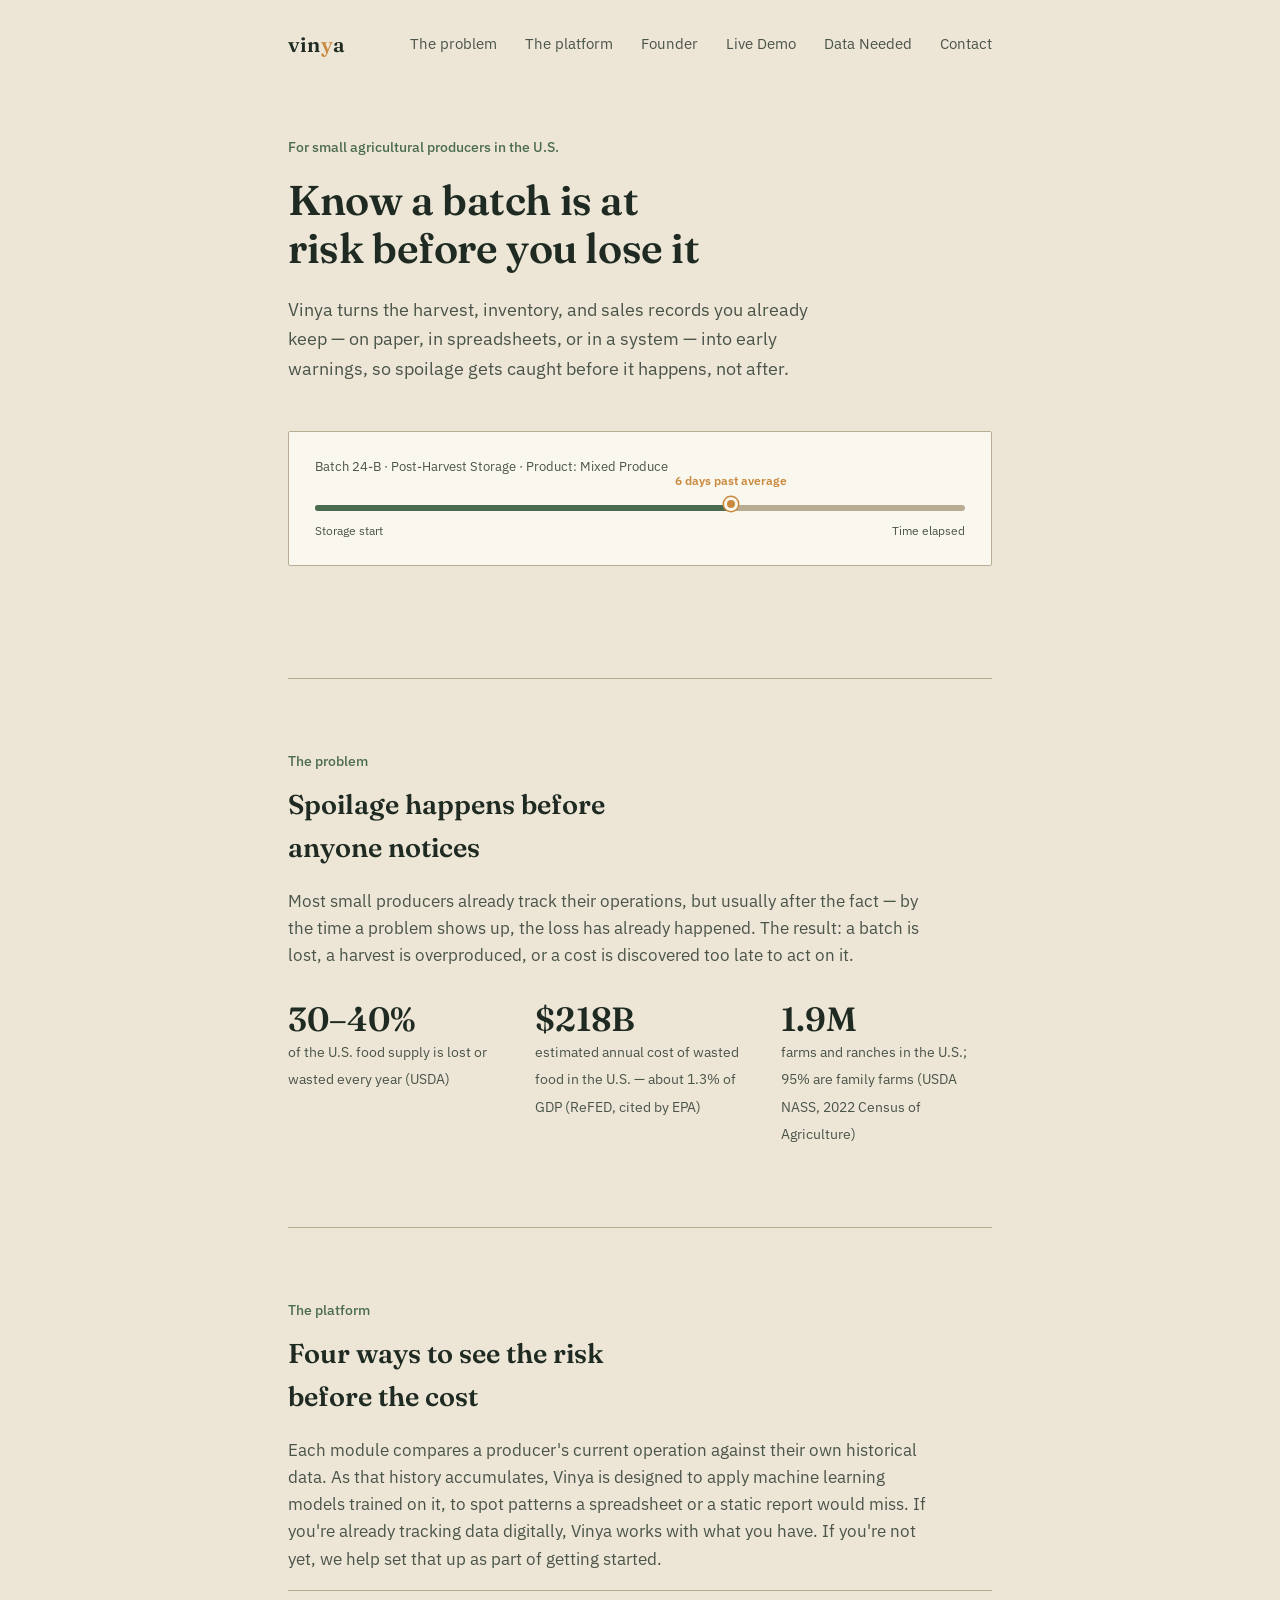
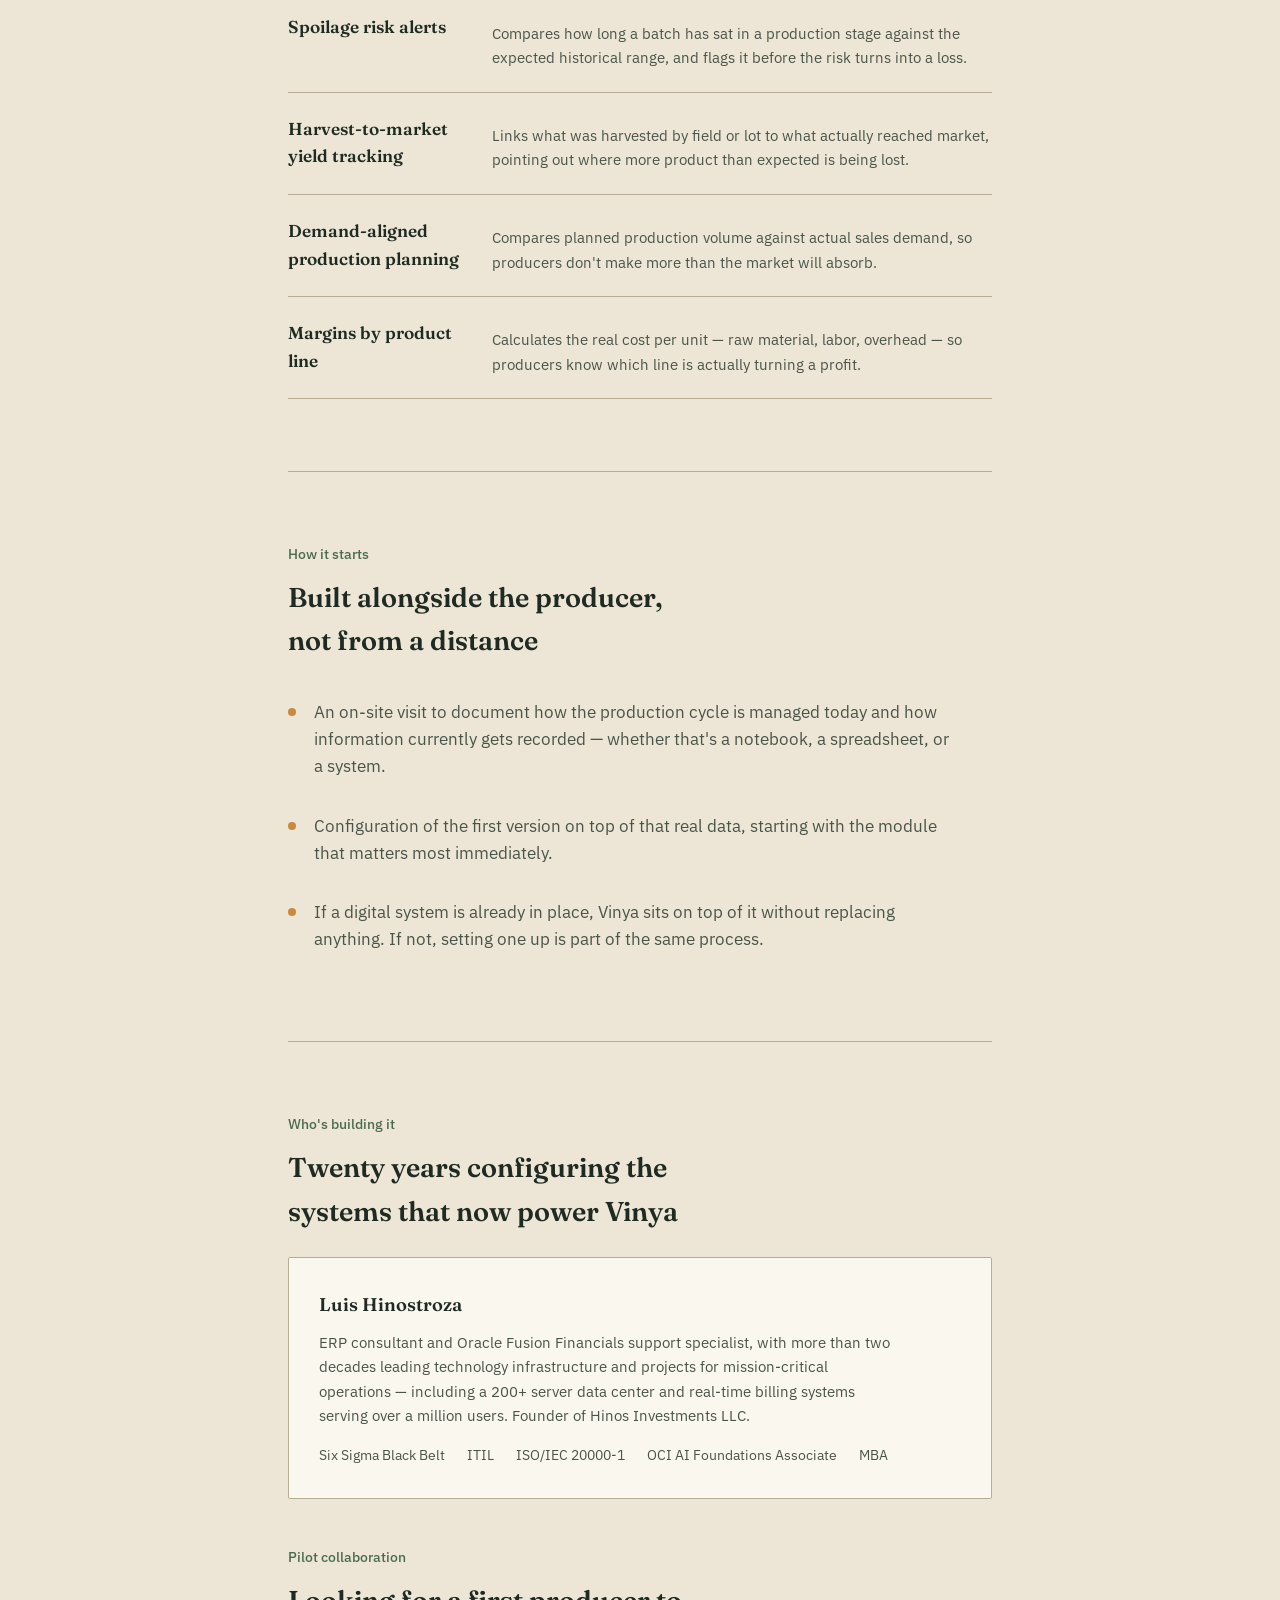
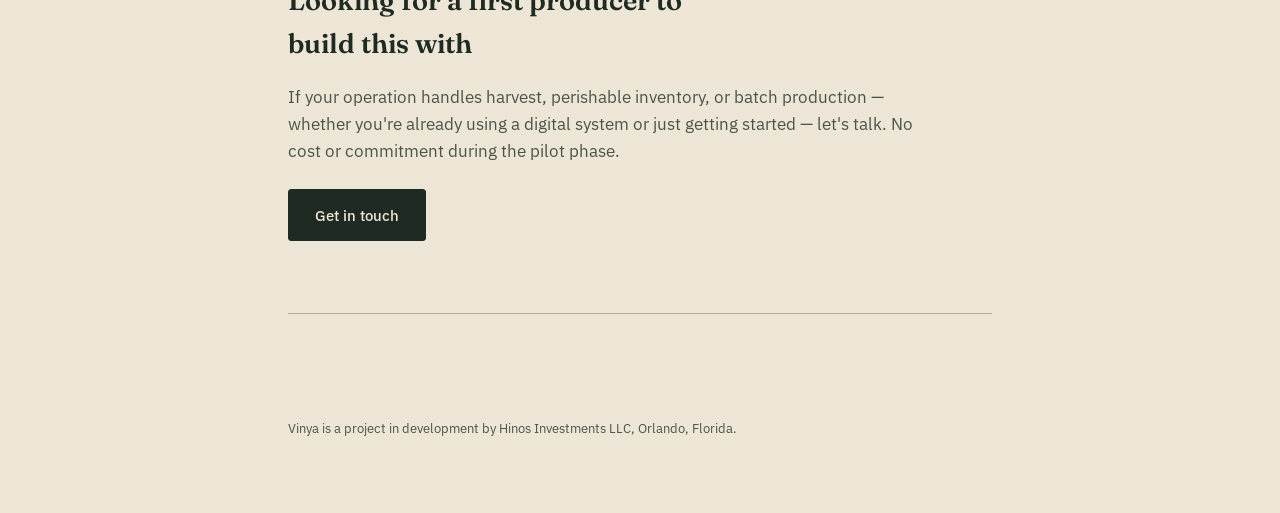
<file: index.html>
<!DOCTYPE html>
<html lang="en">
<head>
<meta charset="UTF-8">
<meta name="viewport" content="width=device-width, initial-scale=1.0">
<title>Vinya — Catch spoilage before it costs you</title>
<link rel="preconnect" href="https://fonts.googleapis.com">
<link rel="preconnect" href="https://fonts.gstatic.com" crossorigin>
<link href="https://fonts.googleapis.com/css2?family=Fraunces:opsz,wght@9..144,400;9..144,500;9..144,600;9..144,700&family=IBM+Plex+Sans:wght@400;500;600&display=swap" rel="stylesheet">
<style>
  :root{
    --paper: #EDE6D6;
    --paper-light: #FAF7EF;
    --ink: #1F2B22;
    --amber: #C98A3E;
    --vine: #4B6B4F;
    --rule: #B8AD93;
    --ink-soft: #4A5449;
  }
  @media (prefers-color-scheme: dark){
    :root:not([data-theme="light"]){
      --paper: #1A1F19;
      --paper-light: #232920;
      --ink: #EDE6D6;
      --ink-soft: #C9C2AE;
      --rule: #4A5040;
      --amber: #E0A85C;
      --vine: #8AAE8E;
    }
  }
  :root[data-theme="dark"]{
    --paper: #1A1F19;
    --paper-light: #232920;
    --ink: #EDE6D6;
    --ink-soft: #C9C2AE;
    --rule: #4A5040;
    --amber: #E0A85C;
    --vine: #8AAE8E;
  }
  *{box-sizing:border-box;}
  html{scroll-behavior:smooth;}
  body{
    margin:0;
    background:var(--paper);
    color:var(--ink);
    font-family:'IBM Plex Sans', sans-serif;
    font-size:17px;
    line-height:1.6;
    -webkit-font-smoothing:antialiased;
  }
  .wrap{max-width:760px; margin:0 auto; padding:0 28px;}
  h1,h2,h3{font-family:'Fraunces', serif; font-weight:600; margin:0; color:var(--ink);}
  p{margin:0 0 1em 0; color:var(--ink-soft); max-width:64ch;}
  a{color:inherit;}
  .rule{border:none; border-top:1px solid var(--rule); margin:64px 0;}

  header.nav{
    display:flex; align-items:center; justify-content:space-between;
    padding:28px 0 0 0; flex-wrap:wrap; gap:12px;
  }
  .wordmark{font-family:'Fraunces', serif; font-weight:600; font-size:1.3rem; letter-spacing:0.01em;}
  .wordmark span{color:var(--amber);}
  .nav-links{display:flex; gap:28px; font-size:0.92rem;}
  .nav-links a{text-decoration:none; color:var(--ink-soft); border-bottom:1px solid transparent;}
  .nav-links a:hover{border-bottom-color:var(--amber); color:var(--ink);}

  .hero{padding:72px 0 40px 0;}
  .hero h1{font-size:2.6rem; line-height:1.15; max-width:15ch; letter-spacing:-0.01em;}
  .hero .lede{font-size:1.15rem; max-width:48ch; margin-top:22px;}
  .hero-tag{
    display:inline-block; font-size:0.85rem; color:var(--vine);
    margin-bottom:18px; font-weight:500;
  }

  /* Batch timeline illustration */
  .lot-diagram{
    margin:48px 0 8px 0; padding:24px 26px; background:var(--paper-light);
    border:1px solid var(--rule); border-radius:2px;
  }
  .lot-diagram-label{font-size:0.82rem; color:var(--ink-soft); margin-bottom:14px;}
  .lot-track{position:relative; height:6px; background:var(--rule); border-radius:3px; margin:28px 0 10px 0;}
  .lot-fill{position:absolute; left:0; top:0; height:100%; width:64%; background:var(--vine); border-radius:3px;}
  .lot-flag{
    position:absolute; left:64%; top:-34px; transform:translateX(-50%);
    display:flex; flex-direction:column; align-items:center; gap:6px;
  }
  .lot-flag .dot{width:14px; height:14px; border-radius:50%; background:var(--amber); border:3px solid var(--paper-light); box-shadow:0 0 0 1.5px var(--amber);}
  .lot-flag .lbl{font-size:0.78rem; color:var(--amber); font-weight:600; white-space:nowrap;}
  .lot-marks{display:flex; justify-content:space-between; font-size:0.78rem; color:var(--ink-soft); margin-top:6px;}

  section{padding:8px 0;}
  .kicker{font-size:0.85rem; color:var(--vine); font-weight:500; margin-bottom:10px;}
  h2{font-size:1.7rem; max-width:22ch; margin-bottom:18px;}

  .stat-row{display:flex; gap:36px; margin:32px 0 8px 0; flex-wrap:wrap;}
  .stat{flex:1; min-width:180px;}
  .stat .num{font-family:'Fraunces', serif; font-size:2.1rem; font-weight:600; color:var(--ink); display:block; line-height:1.1;}
  .stat .cap{font-size:0.88rem; color:var(--ink-soft); margin-top:4px; max-width:26ch;}

  .modules{margin-top:8px;}
  .module{
    padding:22px 0; border-top:1px solid var(--rule);
    display:grid; grid-template-columns:180px 1fr; gap:24px; align-items:start;
  }
  .module:last-child{border-bottom:1px solid var(--rule);}
  .module h3{font-size:1.08rem; font-weight:600; color:var(--ink);}
  .module p{margin:8px 0 0 0; font-size:0.96rem;}

  .practice-steps{margin-top:20px;}
  .practice-step{display:flex; gap:18px; padding:16px 0;}
  .practice-step .mark{
    width:8px; height:8px; border-radius:50%; background:var(--amber);
    margin-top:9px; flex-shrink:0;
  }
  .practice-step p{margin:0;}

  .founder{
    background:var(--paper-light); border:1px solid var(--rule); border-radius:2px;
    padding:32px 30px; margin-top:24px;
  }
  .founder h3{font-size:1.15rem; margin-bottom:10px;}
  .founder p{font-size:0.96rem;}
  .credentials{display:flex; flex-wrap:wrap; gap:10px 22px; margin-top:16px; font-size:0.86rem; color:var(--ink-soft);}
  .credentials span{white-space:nowrap;}

  .cta-box{
    text-align:left; padding:40px 0 8px 0;
  }
  .cta-box .lede{margin-bottom:24px;}
  .btn{
    display:inline-block; background:var(--ink); color:var(--paper);
    padding:13px 26px; border-radius:3px; text-decoration:none;
    font-size:0.95rem; font-weight:500; border:1px solid var(--ink);
  }
  .btn:hover{background:transparent; color:var(--ink);}

  footer{padding:40px 0 60px 0; font-size:0.82rem; color:var(--ink-soft);}
  footer .rule{margin:0 0 24px 0;}

  @media (max-width:640px){
    .hero h1{font-size:2rem;}
    .module{grid-template-columns:1fr; gap:6px;}
    .stat-row{gap:24px;}
    .nav-links{gap:16px; font-size:0.85rem; width:100%; overflow-x:auto; padding-bottom:4px;}
  }
</style>
</head>
<body>
<div class="wrap">

  <header class="nav">
    <div class="wordmark">vin<span>y</span>a</div>
    <nav class="nav-links">
      <a href="#problem">The problem</a>
      <a href="#platform">The platform</a>
      <a href="#founder">Founder</a>
      <a href="demo.html">Live Demo</a>
      <a href="data.html">Data Needed</a>
      <a href="#contact">Contact</a>
    </nav>
  </header>

  <section class="hero">
    <span class="hero-tag">For small agricultural producers in the U.S.</span>
    <h1>Know a batch is at risk before you lose it</h1>
    <p class="lede">Vinya turns the harvest, inventory, and sales records you already keep — on paper, in spreadsheets, or in a system — into early warnings, so spoilage gets caught before it happens, not after.</p>

    <div class="lot-diagram">
      <div class="lot-diagram-label">Batch 24-B · Post-Harvest Storage · Product: Mixed Produce</div>
      <div class="lot-track">
        <div class="lot-fill"></div>
        <div class="lot-flag">
          <span class="lbl">6 days past average</span>
          <span class="dot"></span>
        </div>
      </div>
      <div class="lot-marks">
        <span>Storage start</span>
        <span>Time elapsed</span>
      </div>
    </div>
  </section>

  <hr class="rule">

  <section id="problem">
    <div class="kicker">The problem</div>
    <h2>Spoilage happens before anyone notices</h2>
    <p>Most small producers already track their operations, but usually after the fact — by the time a problem shows up, the loss has already happened. The result: a batch is lost, a harvest is overproduced, or a cost is discovered too late to act on it.</p>

    <div class="stat-row">
      <div class="stat">
        <span class="num">30–40%</span>
        <span class="cap">of the U.S. food supply is lost or wasted every year (USDA)</span>
      </div>
      <div class="stat">
        <span class="num">$218B</span>
        <span class="cap">estimated annual cost of wasted food in the U.S. — about 1.3% of GDP (ReFED, cited by EPA)</span>
      </div>
      <div class="stat">
        <span class="num">1.9M</span>
        <span class="cap">farms and ranches in the U.S.; 95% are family farms (USDA NASS, 2022 Census of Agriculture)</span>
      </div>
    </div>
  </section>

  <hr class="rule">

  <section id="platform">
    <div class="kicker">The platform</div>
    <h2>Four ways to see the risk before the cost</h2>
    <p>Each module compares a producer's current operation against their own historical data. As that history accumulates, Vinya is designed to apply machine learning models trained on it, to spot patterns a spreadsheet or a static report would miss. If you're already tracking data digitally, Vinya works with what you have. If you're not yet, we help set that up as part of getting started.</p>

    <div class="modules">
      <div class="module">
        <h3>Spoilage risk alerts</h3>
        <p>Compares how long a batch has sat in a production stage against the expected historical range, and flags it before the risk turns into a loss.</p>
      </div>
      <div class="module">
        <h3>Harvest-to-market yield tracking</h3>
        <p>Links what was harvested by field or lot to what actually reached market, pointing out where more product than expected is being lost.</p>
      </div>
      <div class="module">
        <h3>Demand-aligned production planning</h3>
        <p>Compares planned production volume against actual sales demand, so producers don't make more than the market will absorb.</p>
      </div>
      <div class="module">
        <h3>Margins by product line</h3>
        <p>Calculates the real cost per unit — raw material, labor, overhead — so producers know which line is actually turning a profit.</p>
      </div>
    </div>
  </section>

  <hr class="rule">

  <section id="how-it-works">
    <div class="kicker">How it starts</div>
    <h2>Built alongside the producer, not from a distance</h2>
    <div class="practice-steps">
      <div class="practice-step">
        <span class="mark"></span>
        <p>An on-site visit to document how the production cycle is managed today and how information currently gets recorded — whether that's a notebook, a spreadsheet, or a system.</p>
      </div>
      <div class="practice-step">
        <span class="mark"></span>
        <p>Configuration of the first version on top of that real data, starting with the module that matters most immediately.</p>
      </div>
      <div class="practice-step">
        <span class="mark"></span>
        <p>If a digital system is already in place, Vinya sits on top of it without replacing anything. If not, setting one up is part of the same process.</p>
      </div>
    </div>
  </section>

  <hr class="rule">

  <section id="founder">
    <div class="kicker">Who's building it</div>
    <h2>Twenty years configuring the systems that now power Vinya</h2>
    <div class="founder">
      <h3>Luis Hinostroza</h3>
      <p>ERP consultant and Oracle Fusion Financials support specialist, with more than two decades leading technology infrastructure and projects for mission-critical operations — including a 200+ server data center and real-time billing systems serving over a million users. Founder of Hinos Investments LLC.</p>
      <div class="credentials">
        <span>Six Sigma Black Belt</span>
        <span>ITIL</span>
        <span>ISO/IEC 20000-1</span>
        <span>OCI AI Foundations Associate</span>
        <span>MBA</span>
      </div>
    </div>
  </section>

  <section class="cta-box" id="contact">
    <div class="kicker">Pilot collaboration</div>
    <h2>Looking for a first producer to build this with</h2>
    <p class="lede">If your operation handles harvest, perishable inventory, or batch production — whether you're already using a digital system or just getting started — let's talk. No cost or commitment during the pilot phase.</p>
    <a class="btn" href="mailto:luis@hinosinvestments.com?subject=Interest%20in%20pilot%20collaboration%20-%20Vinya">Get in touch</a>
  </section>

  <hr class="rule">

  <footer>
    <p>Vinya is a project in development by Hinos Investments LLC, Orlando, Florida.</p>
  </footer>

</div>
</body>
</html>
</file>
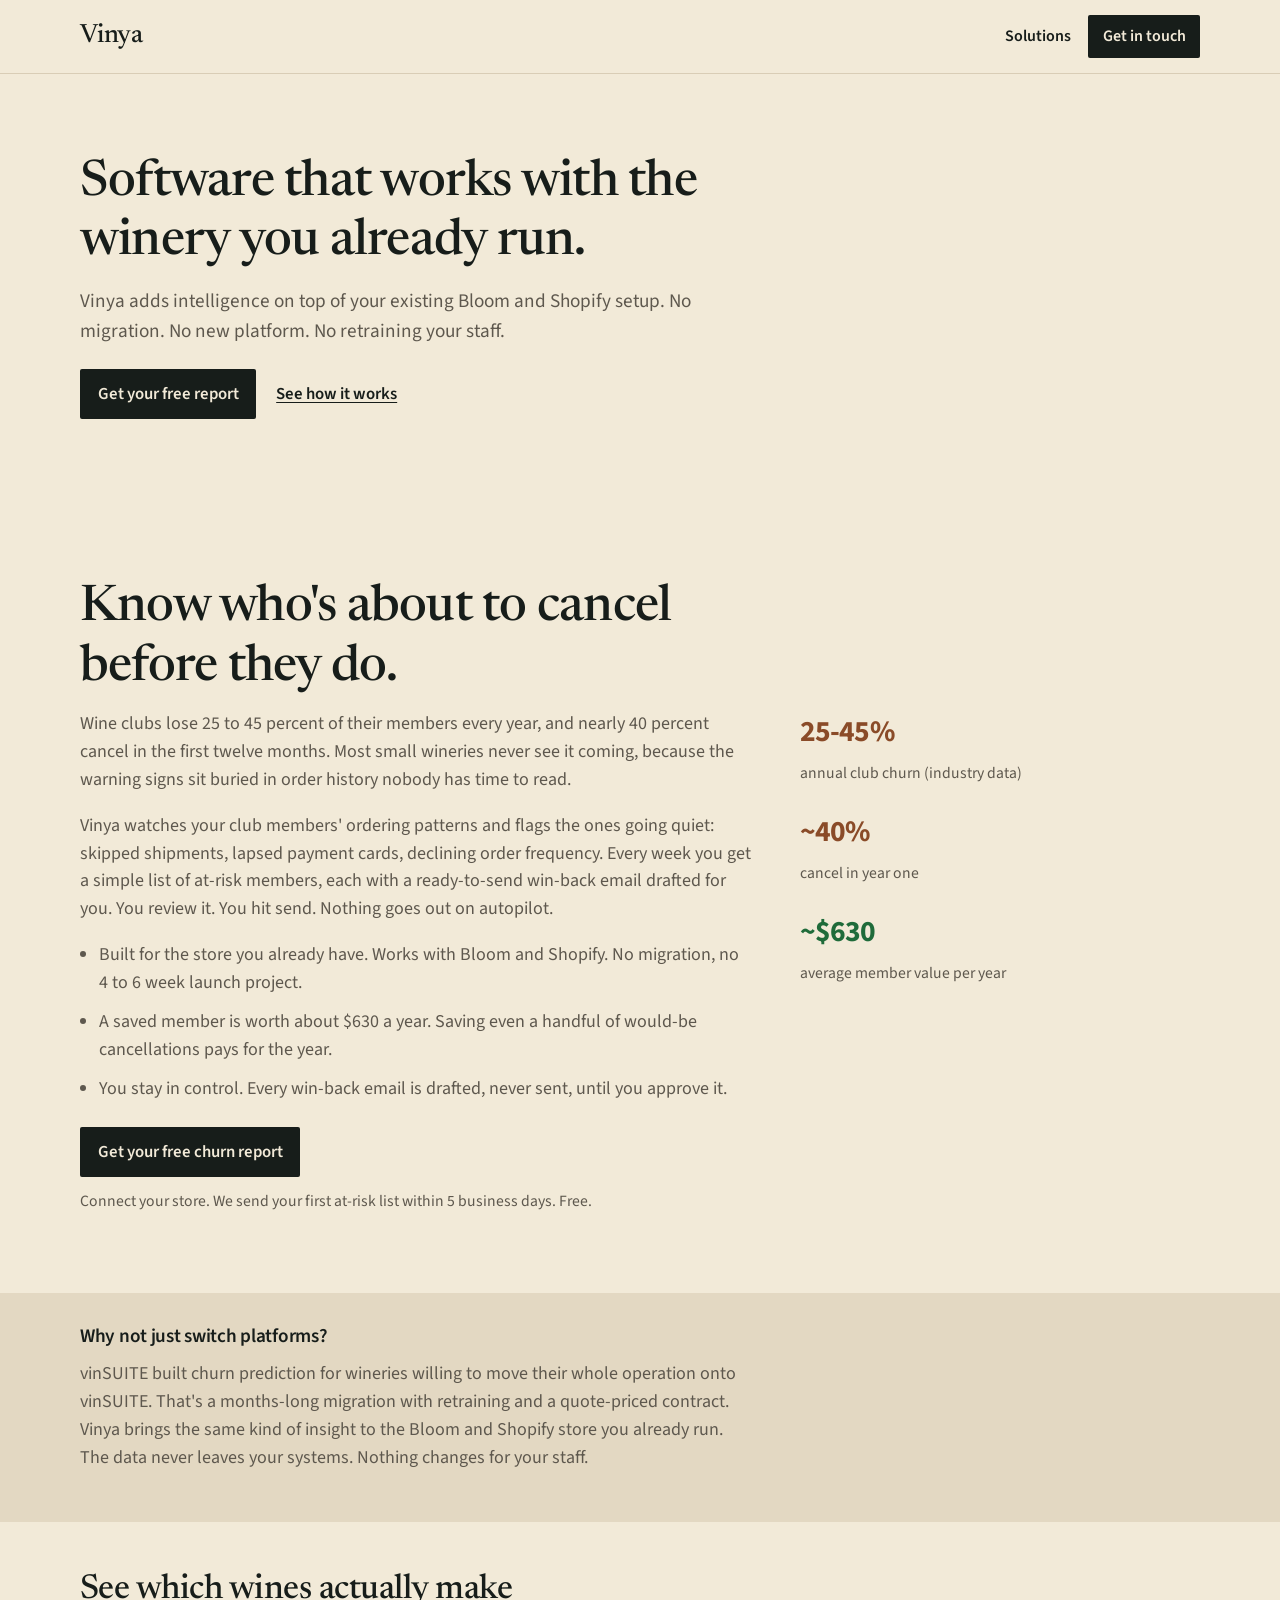
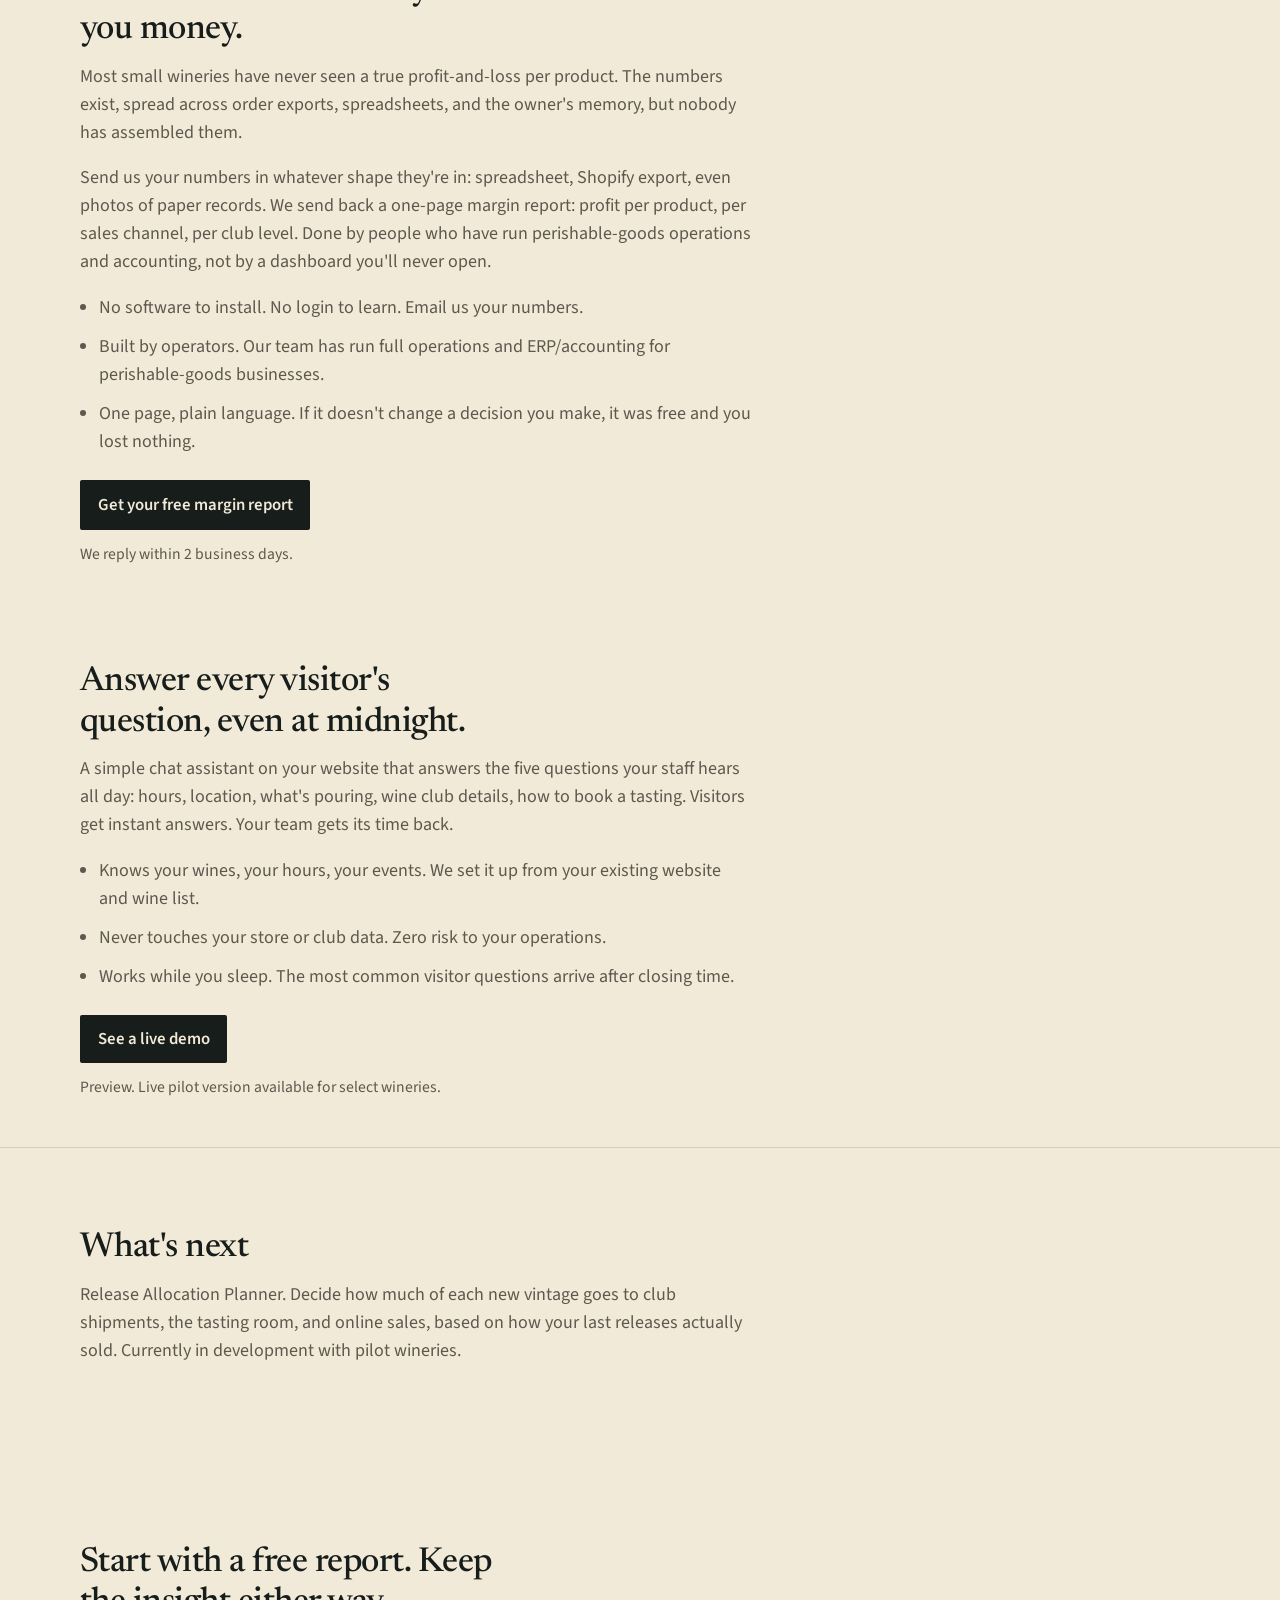
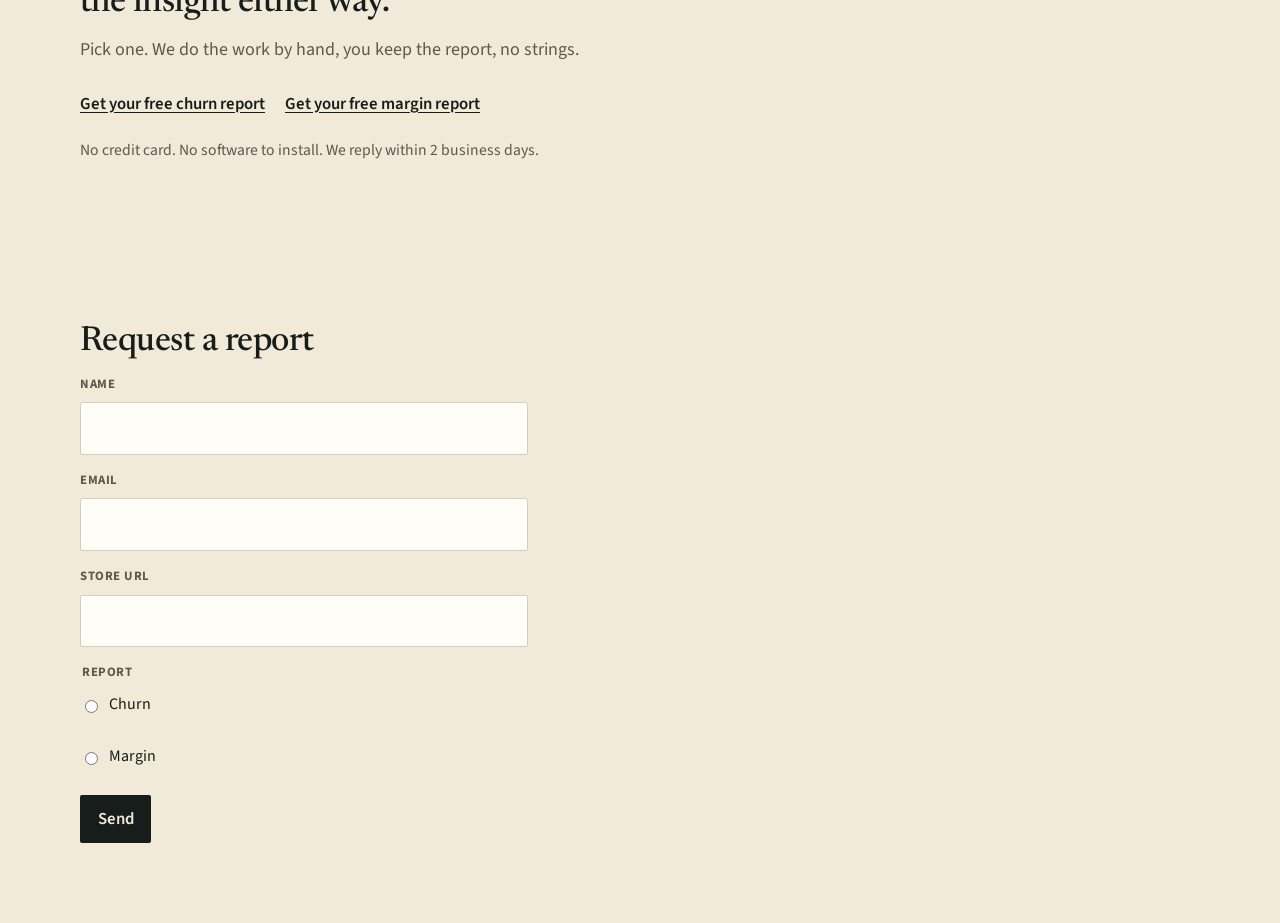
<file: solutions/index.html>
<!DOCTYPE html>
<html lang="en">
<head>
  <meta charset="UTF-8">
  <meta name="viewport" content="width=device-width, initial-scale=1.0">
  <title>Vinya — Software that works with the winery you already run</title>
  <meta name="description" content="Vinya adds intelligence on top of your existing Bloom and Shopify setup. No migration. No new platform. No retraining your staff.">
  <meta name="theme-color" content="#F2EAD8">
  <link rel="preconnect" href="https://fonts.googleapis.com">
  <link rel="preconnect" href="https://fonts.gstatic.com" crossorigin>
  <link href="https://fonts.googleapis.com/css2?family=Newsreader:opsz,wght@6..72,400;6..72,500;6..72,600&family=Source+Sans+3:wght@400;500;600;700&display=swap" rel="stylesheet">
  <link rel="stylesheet" href="../styles.css">
  <link rel="stylesheet" href="../solutions.css">
</head>
<body>
  <a class="skip" href="#content">Skip to content</a>

  <header class="top">
    <a class="mark" href="../">Vinya</a>
    <div class="top-actions">
      <nav aria-label="Primary">
        <a class="nav-text" href="./" aria-current="page">Solutions</a>
      </nav>
      <a class="btn btn-small" href="mailto:luishinos@yahoo.com?subject=Interest%20in%20pilot%20collaboration%20-%20Vinya">Get in touch</a>
    </div>
  </header>

  <main id="content">
    <section class="band" aria-labelledby="hero-title">
      <div class="wrap">
        <h1 id="hero-title">Software that works with the winery you already run.</h1>
        <p class="lede">Vinya adds intelligence on top of your existing Bloom and Shopify setup. No migration. No new platform. No retraining your staff.</p>
        <div class="cta-row">
          <a class="btn" href="#report" data-report="">Get your free report</a>
          <a class="text-link" href="#at-risk">See how it works</a>
        </div>
      </div>
    </section>

    <section class="band" id="at-risk" aria-labelledby="at-risk-title">
      <div class="wrap">
        <h2 id="at-risk-title">Know who's about to cancel before they do.</h2>
        <div class="at-risk-body">
          <div class="at-risk-copy">
            <p class="prose">Wine clubs lose 25 to 45 percent of their members every year, and nearly 40 percent cancel in the first twelve months. Most small wineries never see it coming, because the warning signs sit buried in order history nobody has time to read.</p>
            <p class="prose">Vinya watches your club members' ordering patterns and flags the ones going quiet: skipped shipments, lapsed payment cards, declining order frequency. Every week you get a simple list of at-risk members, each with a ready-to-send win-back email drafted for you. You review it. You hit send. Nothing goes out on autopilot.</p>
            <ul class="points">
              <li>Built for the store you already have. Works with Bloom and Shopify. No migration, no 4 to 6 week launch project.</li>
              <li>A saved member is worth about $630 a year. Saving even a handful of would-be cancellations pays for the year.</li>
              <li>You stay in control. Every win-back email is drafted, never sent, until you approve it.</li>
            </ul>
            <div class="cta-row">
              <a class="btn" href="#report" data-report="churn">Get your free churn report</a>
            </div>
            <p class="fine">Connect your store. We send your first at-risk list within 5 business days. Free.</p>
          </div>
          <div class="stats">
            <article>
              <p class="num num-risk">25-45%</p>
              <p>annual club churn (industry data)</p>
            </article>
            <article>
              <p class="num num-risk">~40%</p>
              <p>cancel in year one</p>
            </article>
            <article>
              <p class="num num-good">~$630</p>
              <p>average member value per year</p>
            </article>
          </div>
        </div>
      </div>
    </section>

    <section class="band band-quiet" aria-labelledby="compare-title">
      <div class="wrap">
        <h2 id="compare-title">Why not just switch platforms?</h2>
        <p class="prose">vinSUITE built churn prediction for wineries willing to move their whole operation onto vinSUITE. That's a months-long migration with retraining and a quote-priced contract. Vinya brings the same kind of insight to the Bloom and Shopify store you already run. The data never leaves your systems. Nothing changes for your staff.</p>
      </div>
    </section>

    <section class="band" id="margin" aria-labelledby="margin-title">
      <div class="wrap">
        <h2 id="margin-title">See which wines actually make you money.</h2>
        <p class="prose">Most small wineries have never seen a true profit-and-loss per product. The numbers exist, spread across order exports, spreadsheets, and the owner's memory, but nobody has assembled them.</p>
        <p class="prose">Send us your numbers in whatever shape they're in: spreadsheet, Shopify export, even photos of paper records. We send back a one-page margin report: profit per product, per sales channel, per club level. Done by people who have run perishable-goods operations and accounting, not by a dashboard you'll never open.</p>
        <ul class="points">
          <li>No software to install. No login to learn. Email us your numbers.</li>
          <li>Built by operators. Our team has run full operations and ERP/accounting for perishable-goods businesses.</li>
          <li>One page, plain language. If it doesn't change a decision you make, it was free and you lost nothing.</li>
        </ul>
        <div class="cta-row">
          <a class="btn" href="#report" data-report="margin">Get your free margin report</a>
        </div>
        <p class="fine">We reply within 2 business days.</p>
      </div>
    </section>

    <section class="band" id="tasting" aria-labelledby="tasting-title">
      <div class="wrap">
        <h2 id="tasting-title">Answer every visitor's question, even at midnight.</h2>
        <p class="prose">A simple chat assistant on your website that answers the five questions your staff hears all day: hours, location, what's pouring, wine club details, how to book a tasting. Visitors get instant answers. Your team gets its time back.</p>
        <ul class="points">
          <li>Knows your wines, your hours, your events. We set it up from your existing website and wine list.</li>
          <li>Never touches your store or club data. Zero risk to your operations.</li>
          <li>Works while you sleep. The most common visitor questions arrive after closing time.</li>
        </ul>
        <div class="cta-row">
          <button class="btn" type="button" id="demo-open" aria-expanded="false" aria-controls="demo-panel">See a live demo</button>
        </div>
        <p class="fine">Preview. Live pilot version available for select wineries.</p>
        <div class="preview" id="demo-panel" hidden tabindex="-1" aria-labelledby="demo-label">
          <p class="preview-label" id="demo-label">Preview</p>
          <p class="bubble">Thursday through Sunday, 11 to 5.</p>
          <p class="bubble">House red and the estate chardonnay.</p>
          <button class="text-link" type="button" id="demo-close">Close preview</button>
        </div>
      </div>
    </section>

    <section class="band band-next" aria-labelledby="next-title">
      <div class="wrap">
        <h2 id="next-title">What's next</h2>
        <p class="prose">Release Allocation Planner. Decide how much of each new vintage goes to club shipments, the tasting room, and online sales, based on how your last releases actually sold. Currently in development with pilot wineries.</p>
      </div>
    </section>

    <section class="band" aria-labelledby="close-title">
      <div class="wrap">
        <h2 id="close-title">Start with a free report. Keep the insight either way.</h2>
        <p class="prose">Pick one. We do the work by hand, you keep the report, no strings.</p>
        <div class="cta-row">
          <a class="text-link" href="#report" data-report="churn">Get your free churn report</a>
          <a class="text-link" href="#report" data-report="margin">Get your free margin report</a>
        </div>
        <p class="fine">No credit card. No software to install. We reply within 2 business days.</p>
      </div>
    </section>

    <section class="band" aria-labelledby="form-title">
      <div class="wrap">
        <h2 id="form-title">Request a report</h2>
        <!-- FORM_ENDPOINT: Formspree notifications go to the same inbox as the header mailto. Do not put that address here. -->
        <!-- WEDGE: after ~10 submissions, compare report=churn vs report=margin, then rewrite the homepage around the winner. -->
        <form class="report-form" id="report" method="POST" action="https://formspree.io/f/REPLACE_BEFORE_LAUNCH">
          <div class="field">
            <label for="report-name">Name</label>
            <input id="report-name" name="name" type="text" autocomplete="name" required>
          </div>
          <div class="field">
            <label for="report-email">Email</label>
            <input id="report-email" name="email" type="email" autocomplete="email" required>
          </div>
          <div class="field">
            <label for="report-store">Store URL</label>
            <input id="report-store" name="store_url" type="url" autocomplete="url">
          </div>
          <fieldset class="choices">
            <legend>Report</legend>
            <label><input type="radio" name="report" value="churn" required> Churn</label>
            <label><input type="radio" name="report" value="margin" required> Margin</label>
          </fieldset>
          <div class="hp" aria-hidden="true">
            <label for="company-website">Company website</label>
            <input id="company-website" name="_gotcha" type="text" tabindex="-1" autocomplete="off">
          </div>
          <div>
            <button class="btn" type="submit">Send</button>
          </div>
          <p class="form-status" id="form-status" role="status" hidden></p>
        </form>
        <p class="form-done" id="form-done" role="status" hidden>Sent. We reply within 2 business days.</p>
      </div>
    </section>
  </main>

  <script>
    (function () {
      var form = document.getElementById("report");
      var reduce = window.matchMedia("(prefers-reduced-motion: reduce)").matches;

      document.querySelectorAll("[data-report]").forEach(function (link) {
        link.addEventListener("click", function (event) {
          var value = link.getAttribute("data-report");
          form.querySelectorAll('input[name="report"]').forEach(function (radio) {
            radio.checked = radio.value === value;
          });
          event.preventDefault();
          form.scrollIntoView({ behavior: reduce ? "auto" : "smooth" });
        });
      });

      var openBtn = document.getElementById("demo-open");
      var panel = document.getElementById("demo-panel");
      var closeBtn = document.getElementById("demo-close");

      function openPreview() {
        panel.hidden = false;
        openBtn.setAttribute("aria-expanded", "true");
        panel.focus();
      }

      function closePreview() {
        panel.hidden = true;
        openBtn.setAttribute("aria-expanded", "false");
        openBtn.focus();
      }

      openBtn.addEventListener("click", function () {
        if (panel.hidden) openPreview();
        else closePreview();
      });

      closeBtn.addEventListener("click", closePreview);

      document.addEventListener("keydown", function (event) {
        if (event.key === "Escape" && !panel.hidden) closePreview();
      });

      form.addEventListener("submit", function (event) {
        event.preventDefault();
        if (!form.checkValidity()) {
          form.reportValidity();
          return;
        }
        var honey = form.querySelector('[name="_gotcha"]');
        if (honey && honey.value) return;

        var status = document.getElementById("form-status");
        var done = document.getElementById("form-done");
        var submit = form.querySelector('[type="submit"]');
        status.hidden = true;
        submit.disabled = true;

        fetch(form.action, {
          method: "POST",
          body: new FormData(form),
          headers: { Accept: "application/json" }
        }).then(function (response) {
          if (!response.ok) throw new Error("send");
          form.hidden = true;
          done.hidden = false;
        }).catch(function () {
          status.textContent = "That didn't send. Use Get in touch and we'll take it from there.";
          status.hidden = false;
          submit.disabled = false;
        });
      });
    }());
  </script>
</body>
</html>
</file>
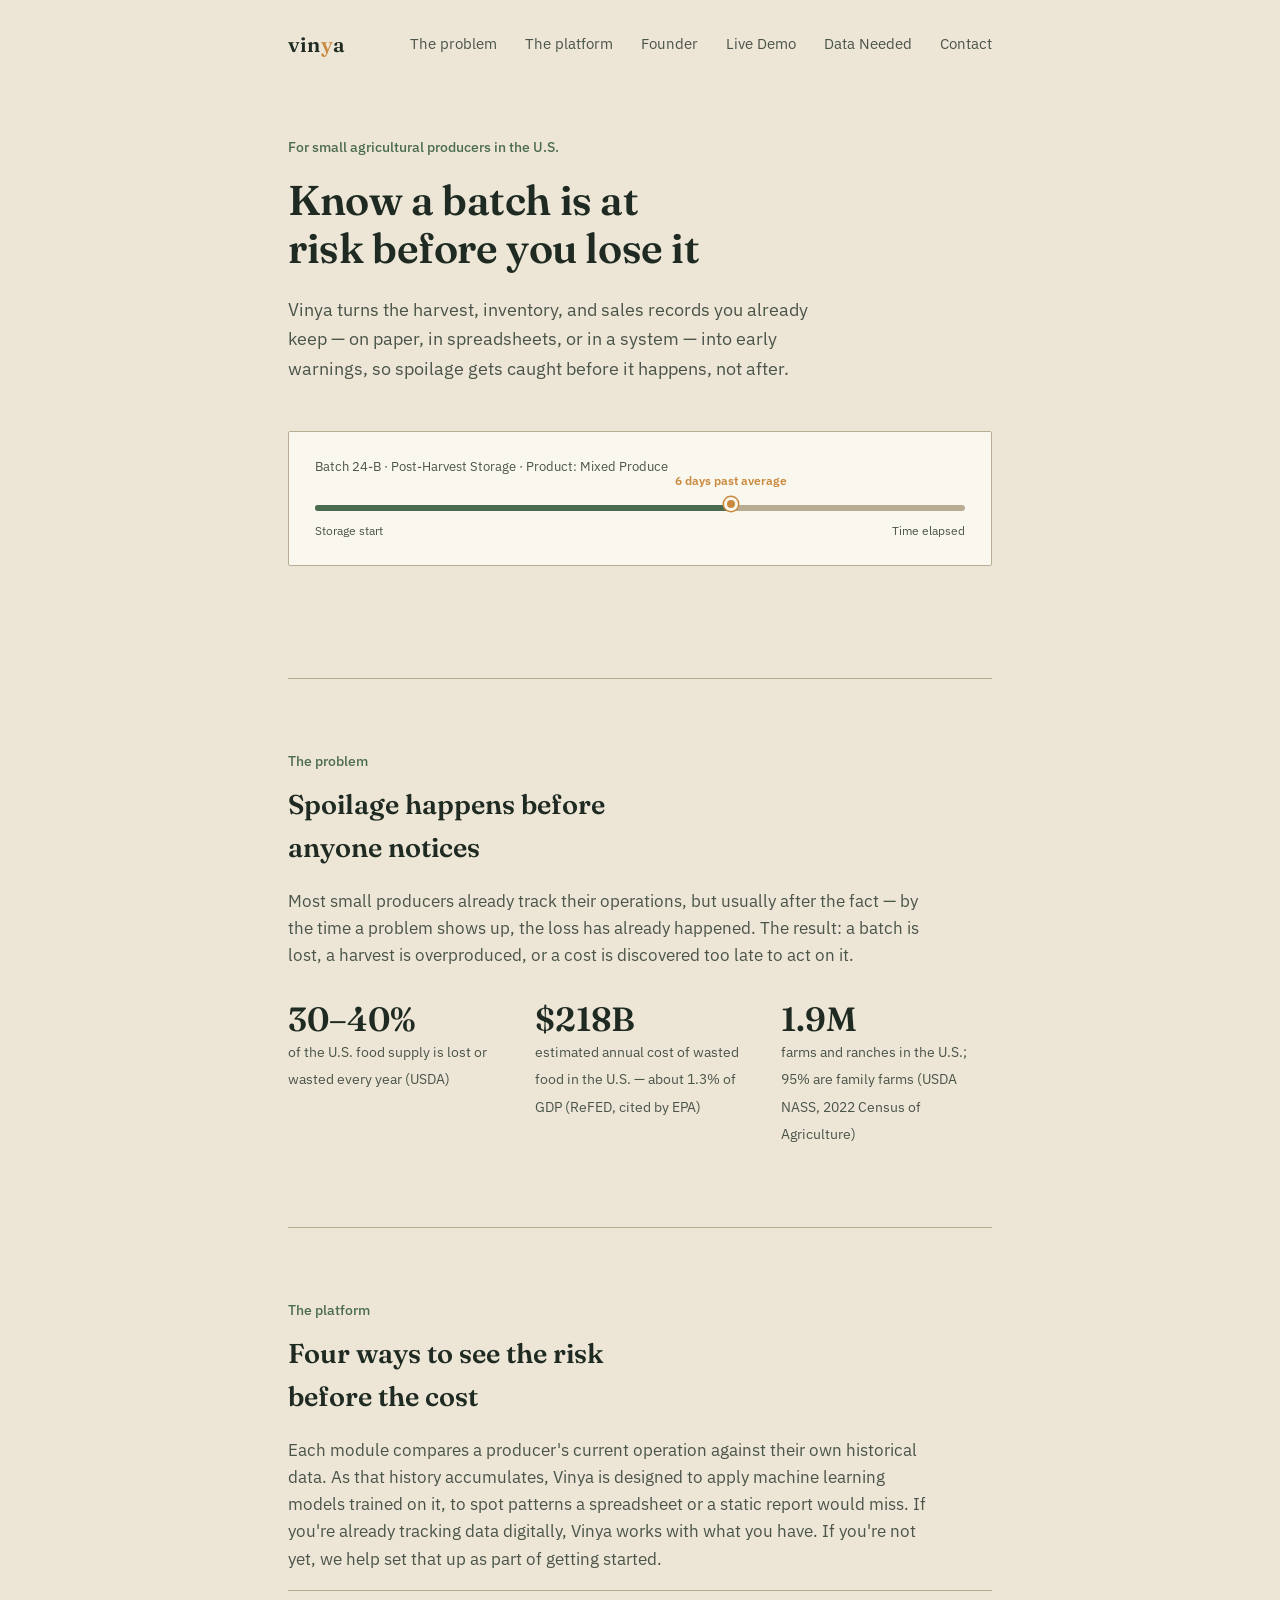
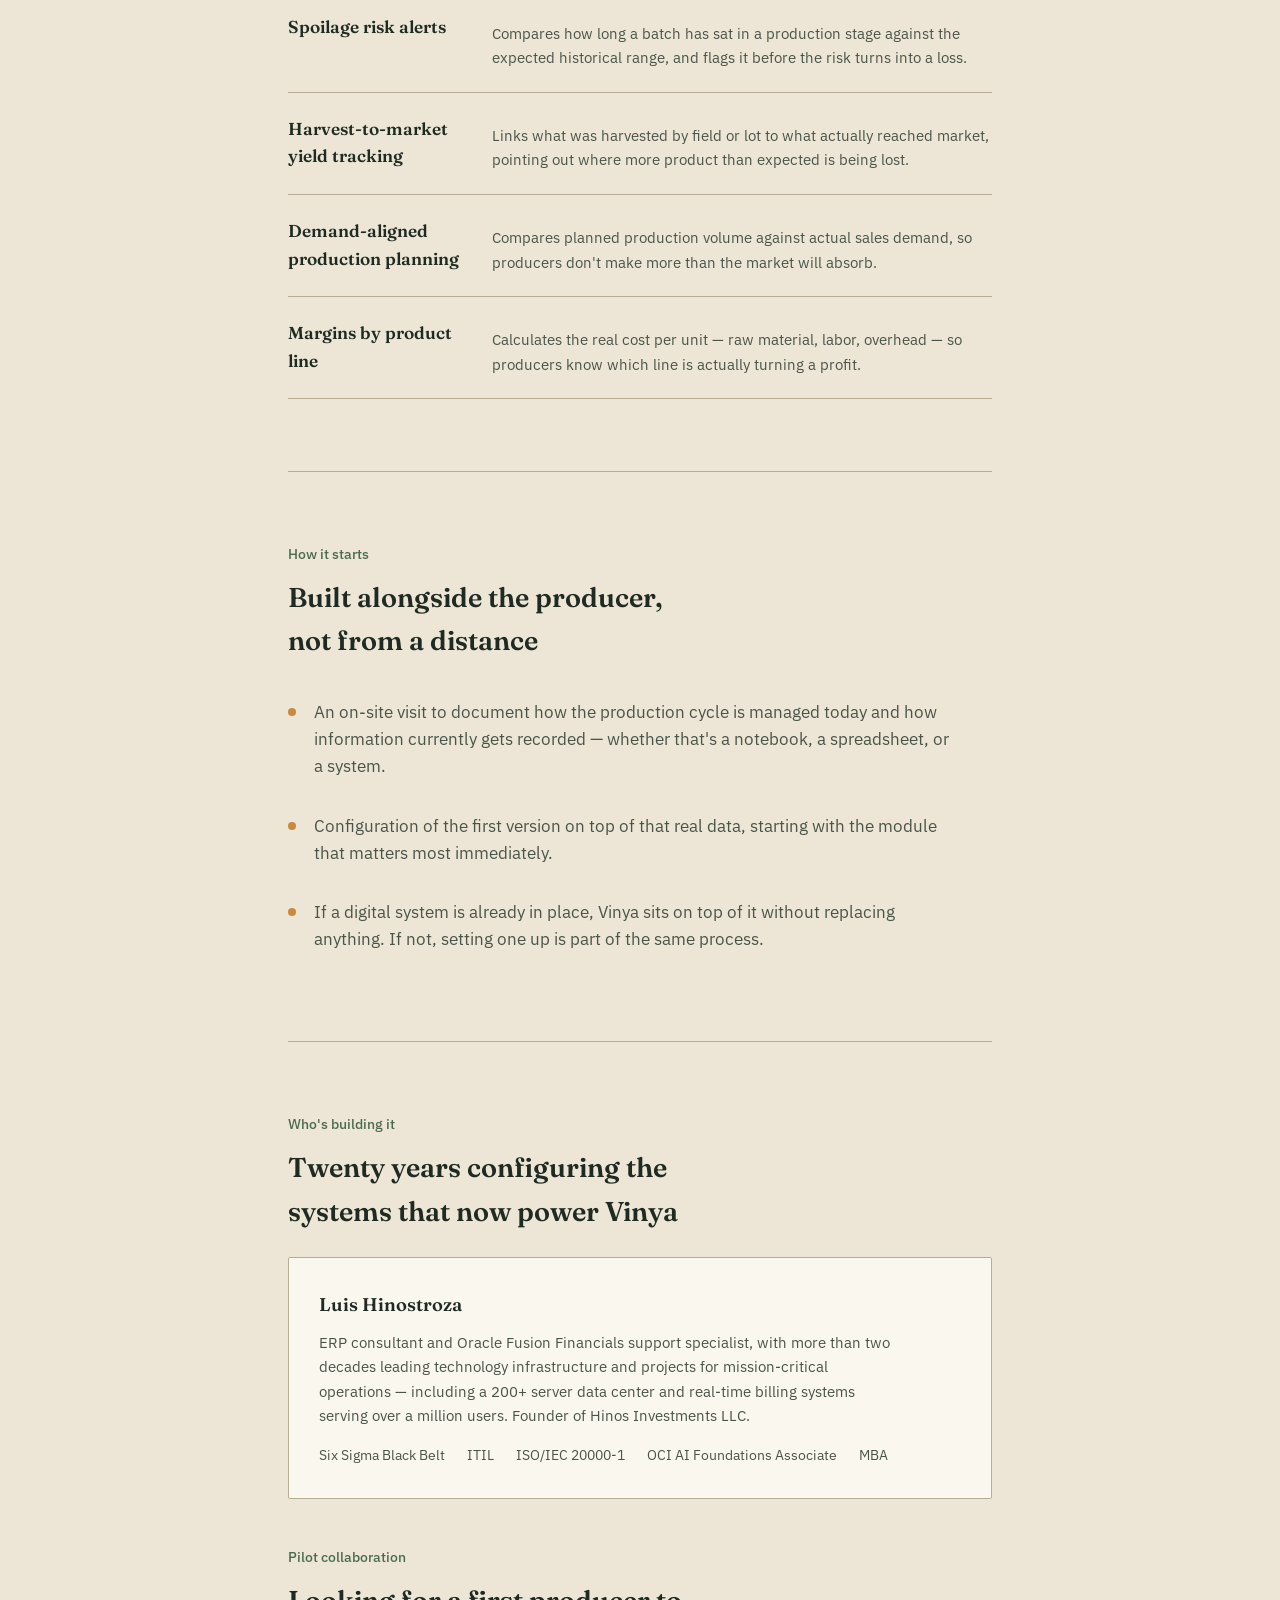
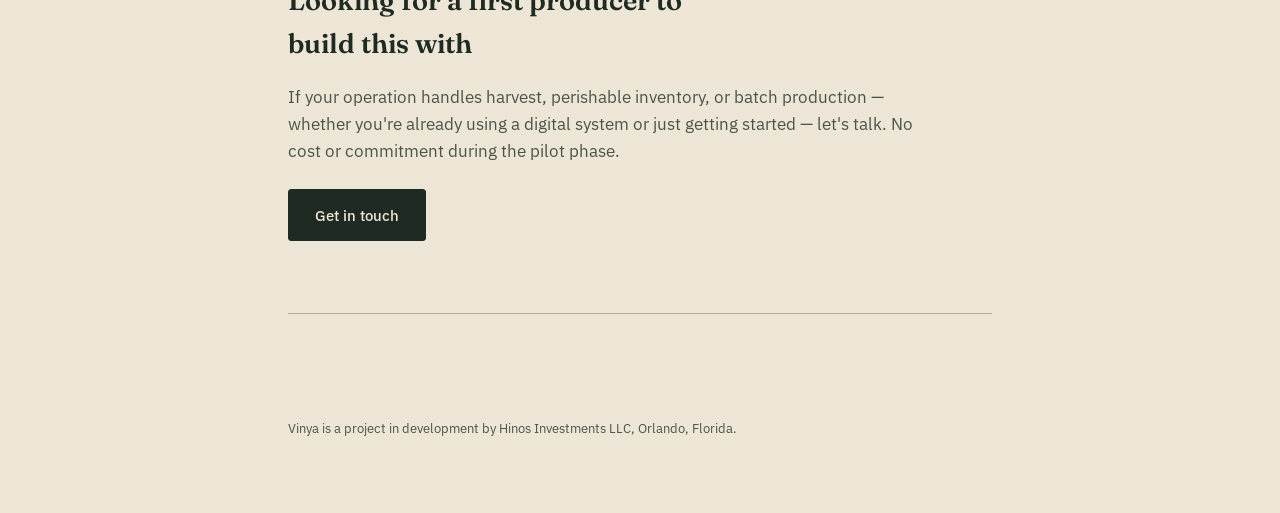
<file: agriculture.html>
<!DOCTYPE html>
<html lang="en">
<head>
<meta charset="UTF-8">
<title>Vinya — Hinos Investments</title>
<link rel="canonical" href="https://hinosinvestments.com/">
<meta http-equiv="refresh" content="0; url=/">
</head>
<body>
<p>This page has moved to <a href="/">hinosinvestments.com</a>.</p>
</body>
</html>
</file>
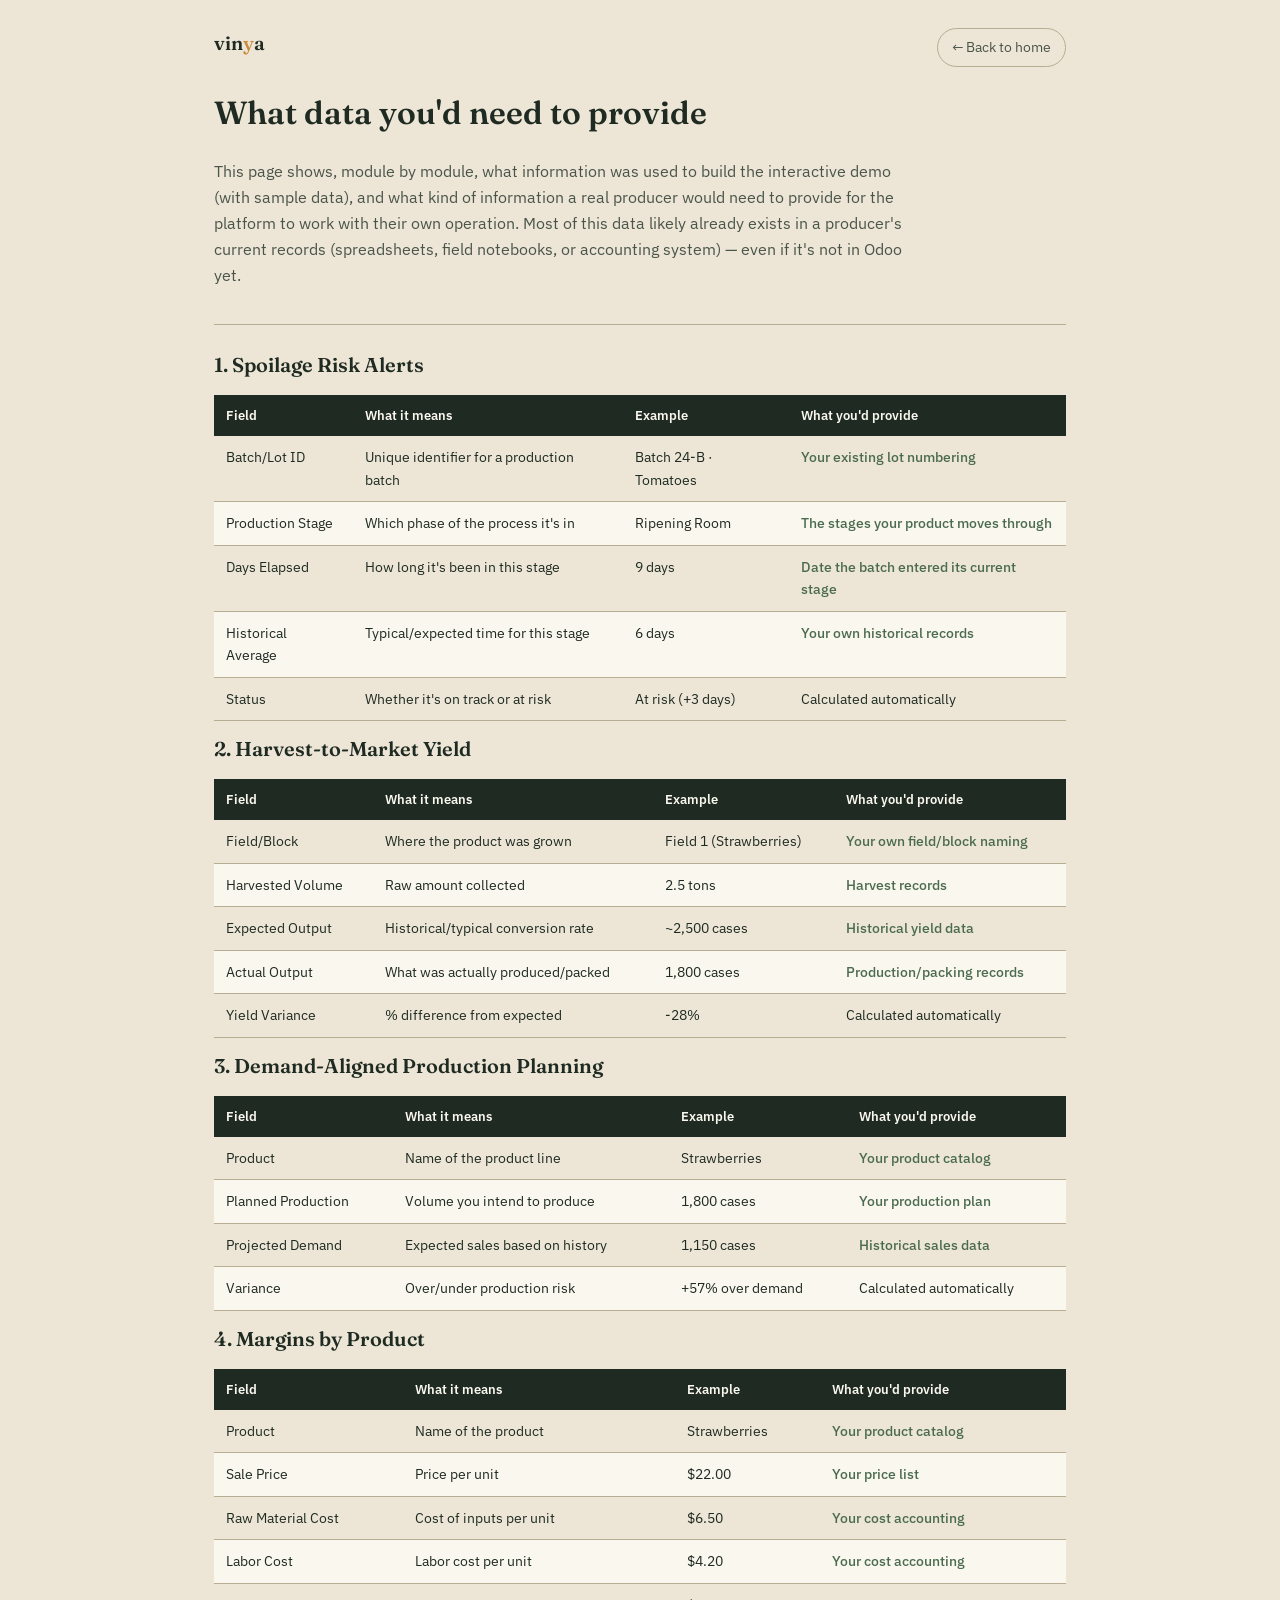
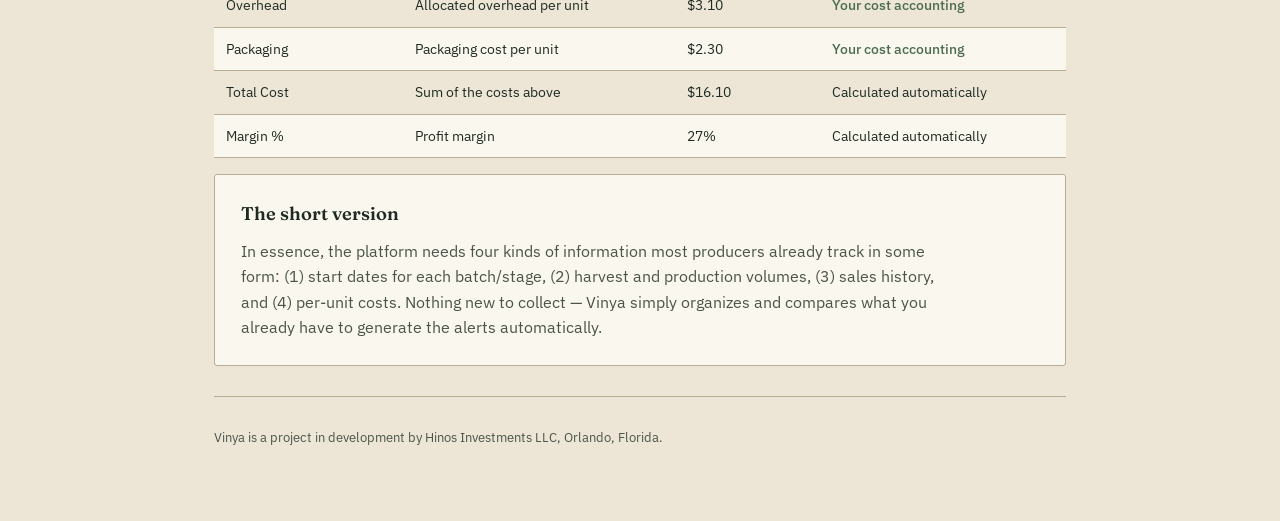
<file: data.html>
<!DOCTYPE html>
<html lang="en">
<head>
<meta charset="UTF-8">
<meta name="viewport" content="width=device-width, initial-scale=1.0">
<title>Vinya — What Data You'd Need to Provide</title>
<link rel="preconnect" href="https://fonts.googleapis.com">
<link rel="preconnect" href="https://fonts.gstatic.com" crossorigin>
<link href="https://fonts.googleapis.com/css2?family=Fraunces:opsz,wght@9..144,400;9..144,500;9..144,600;9..144,700&family=IBM+Plex+Sans:wght@400;500;600&display=swap" rel="stylesheet">
<style>
  :root{
    --paper: #EDE6D6;
    --paper-light: #FAF7EF;
    --ink: #1F2B22;
    --amber: #C98A3E;
    --vine: #4B6B4F;
    --rule: #B8AD93;
    --ink-soft: #4A5449;
  }
  @media (prefers-color-scheme: dark){
    :root:not([data-theme="light"]){
      --paper: #1A1F19; --paper-light: #232920; --ink: #EDE6D6;
      --ink-soft: #C9C2AE; --rule: #4A5040; --amber: #E0A85C; --vine: #8AAE8E;
    }
  }
  :root[data-theme="dark"]{
    --paper: #1A1F19; --paper-light: #232920; --ink: #EDE6D6;
    --ink-soft: #C9C2AE; --rule: #4A5040; --amber: #E0A85C; --vine: #8AAE8E;
  }
  *{box-sizing:border-box;}
  body{
    margin:0; background:var(--paper); color:var(--ink);
    font-family:'IBM Plex Sans', sans-serif; font-size:16px; line-height:1.6;
    -webkit-font-smoothing:antialiased;
  }
  .wrap{max-width:900px; margin:0 auto; padding:0 24px 60px 24px;}
  h1,h2{font-family:'Fraunces', serif; font-weight:600; margin:0; color:var(--ink);}
  p{margin:0 0 1em 0; color:var(--ink-soft); max-width:70ch;}

  header{padding:28px 0 20px 0; display:flex; justify-content:space-between; align-items:flex-start; gap:20px; flex-wrap:wrap;}
  .wordmark{font-family:'Fraunces', serif; font-weight:600; font-size:1.2rem;}
  .wordmark span{color:var(--amber);}
  .back-link{
    font-size:0.88rem; color:var(--ink-soft); text-decoration:none;
    border:1px solid var(--rule); padding:7px 14px; border-radius:20px; white-space:nowrap;
  }
  .back-link:hover{color:var(--ink); border-color:var(--ink);}

  .intro{font-size:1.02rem; margin:20px 0 8px 0;}
  .rule{border:none; border-top:1px solid var(--rule); margin:36px 0 24px 0;}

  .module-title{font-size:1.25rem; margin-bottom:14px;}

  table{width:100%; border-collapse:collapse; margin-bottom:12px; font-size:0.88rem;}
  caption{text-align:left; font-size:1.25rem; font-family:'Fraunces', serif; font-weight:600; margin-bottom:14px; color:var(--ink);}
  th{
    text-align:left; background:var(--ink); color:var(--paper-light);
    padding:10px 12px; font-weight:600; font-size:0.82rem;
  }
  td{padding:10px 12px; border-bottom:1px solid var(--rule); vertical-align:top;}
  tr:nth-child(even) td{background:var(--paper-light);}
  .provide{color:var(--vine); font-weight:500;}

  .summary-box{
    background:var(--paper-light); border:1px solid var(--rule); border-radius:3px;
    padding:24px 26px; margin-top:16px;
  }
  .summary-box h2{font-size:1.15rem; margin-bottom:10px;}

  footer{padding:30px 0 0 0; border-top:1px solid var(--rule); margin-top:30px; font-size:0.82rem; color:var(--ink-soft);}

  @media (max-width:640px){
    table{font-size:0.78rem;}
    th,td{padding:7px 8px;}
  }
</style>
</head>
<body>
<div class="wrap">

  <header>
    <div class="wordmark">vin<span>y</span>a</div>
    <a class="back-link" href="index.html">&larr; Back to home</a>
  </header>

  <h1>What data you'd need to provide</h1>
  <p class="intro">This page shows, module by module, what information was used to build the interactive demo (with sample data), and what kind of information a real producer would need to provide for the platform to work with their own operation. Most of this data likely already exists in a producer's current records (spreadsheets, field notebooks, or accounting system) — even if it's not in Odoo yet.</p>

  <hr class="rule">

  <table>
    <caption>1. Spoilage Risk Alerts</caption>
    <thead>
      <tr><th>Field</th><th>What it means</th><th>Example</th><th>What you'd provide</th></tr>
    </thead>
    <tbody>
      <tr><td>Batch/Lot ID</td><td>Unique identifier for a production batch</td><td>Batch 24-B · Tomatoes</td><td class="provide">Your existing lot numbering</td></tr>
      <tr><td>Production Stage</td><td>Which phase of the process it's in</td><td>Ripening Room</td><td class="provide">The stages your product moves through</td></tr>
      <tr><td>Days Elapsed</td><td>How long it's been in this stage</td><td>9 days</td><td class="provide">Date the batch entered its current stage</td></tr>
      <tr><td>Historical Average</td><td>Typical/expected time for this stage</td><td>6 days</td><td class="provide">Your own historical records</td></tr>
      <tr><td>Status</td><td>Whether it's on track or at risk</td><td>At risk (+3 days)</td><td>Calculated automatically</td></tr>
    </tbody>
  </table>

  <table>
    <caption>2. Harvest-to-Market Yield</caption>
    <thead>
      <tr><th>Field</th><th>What it means</th><th>Example</th><th>What you'd provide</th></tr>
    </thead>
    <tbody>
      <tr><td>Field/Block</td><td>Where the product was grown</td><td>Field 1 (Strawberries)</td><td class="provide">Your own field/block naming</td></tr>
      <tr><td>Harvested Volume</td><td>Raw amount collected</td><td>2.5 tons</td><td class="provide">Harvest records</td></tr>
      <tr><td>Expected Output</td><td>Historical/typical conversion rate</td><td>~2,500 cases</td><td class="provide">Historical yield data</td></tr>
      <tr><td>Actual Output</td><td>What was actually produced/packed</td><td>1,800 cases</td><td class="provide">Production/packing records</td></tr>
      <tr><td>Yield Variance</td><td>% difference from expected</td><td>-28%</td><td>Calculated automatically</td></tr>
    </tbody>
  </table>

  <table>
    <caption>3. Demand-Aligned Production Planning</caption>
    <thead>
      <tr><th>Field</th><th>What it means</th><th>Example</th><th>What you'd provide</th></tr>
    </thead>
    <tbody>
      <tr><td>Product</td><td>Name of the product line</td><td>Strawberries</td><td class="provide">Your product catalog</td></tr>
      <tr><td>Planned Production</td><td>Volume you intend to produce</td><td>1,800 cases</td><td class="provide">Your production plan</td></tr>
      <tr><td>Projected Demand</td><td>Expected sales based on history</td><td>1,150 cases</td><td class="provide">Historical sales data</td></tr>
      <tr><td>Variance</td><td>Over/under production risk</td><td>+57% over demand</td><td>Calculated automatically</td></tr>
    </tbody>
  </table>

  <table>
    <caption>4. Margins by Product</caption>
    <thead>
      <tr><th>Field</th><th>What it means</th><th>Example</th><th>What you'd provide</th></tr>
    </thead>
    <tbody>
      <tr><td>Product</td><td>Name of the product</td><td>Strawberries</td><td class="provide">Your product catalog</td></tr>
      <tr><td>Sale Price</td><td>Price per unit</td><td>$22.00</td><td class="provide">Your price list</td></tr>
      <tr><td>Raw Material Cost</td><td>Cost of inputs per unit</td><td>$6.50</td><td class="provide">Your cost accounting</td></tr>
      <tr><td>Labor Cost</td><td>Labor cost per unit</td><td>$4.20</td><td class="provide">Your cost accounting</td></tr>
      <tr><td>Overhead</td><td>Allocated overhead per unit</td><td>$3.10</td><td class="provide">Your cost accounting</td></tr>
      <tr><td>Packaging</td><td>Packaging cost per unit</td><td>$2.30</td><td class="provide">Your cost accounting</td></tr>
      <tr><td>Total Cost</td><td>Sum of the costs above</td><td>$16.10</td><td>Calculated automatically</td></tr>
      <tr><td>Margin %</td><td>Profit margin</td><td>27%</td><td>Calculated automatically</td></tr>
    </tbody>
  </table>

  <div class="summary-box">
    <h2>The short version</h2>
    <p style="margin-bottom:0;">In essence, the platform needs four kinds of information most producers already track in some form: (1) start dates for each batch/stage, (2) harvest and production volumes, (3) sales history, and (4) per-unit costs. Nothing new to collect — Vinya simply organizes and compares what you already have to generate the alerts automatically.</p>
  </div>

  <footer>
    <p>Vinya is a project in development by Hinos Investments LLC, Orlando, Florida.</p>
  </footer>

</div>
</body>
</html>
</file>
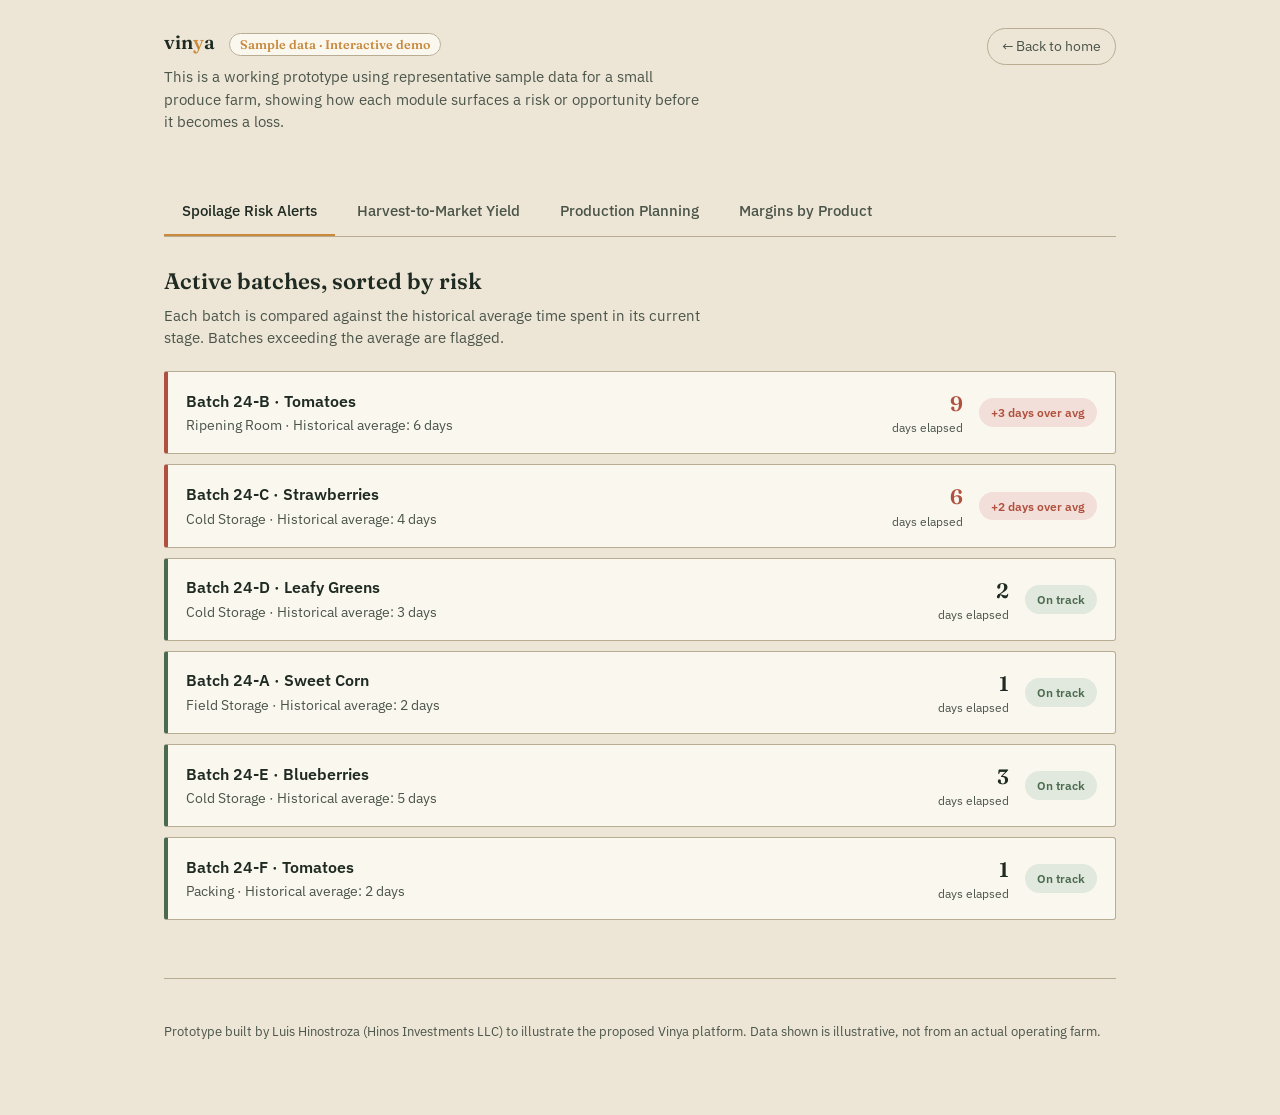
<file: demo.html>
<!DOCTYPE html>
<html lang="en">
<head>
<meta charset="UTF-8">
<meta name="viewport" content="width=device-width, initial-scale=1.0">
<title>Vinya — Interactive Demo</title>
<link rel="preconnect" href="https://fonts.googleapis.com">
<link rel="preconnect" href="https://fonts.gstatic.com" crossorigin>
<link href="https://fonts.googleapis.com/css2?family=Fraunces:opsz,wght@9..144,400;9..144,500;9..144,600;9..144,700&family=IBM+Plex+Sans:wght@400;500;600&family=IBM+Plex+Mono:wght@400;500&display=swap" rel="stylesheet">
<style>
  :root{
    --paper: #EDE6D6;
    --paper-light: #FAF7EF;
    --ink: #1F2B22;
    --ink-soft: #4A5449;
    --amber: #C98A3E;
    --amber-bg: #F6E4C8;
    --vine: #4B6B4F;
    --vine-bg: #E1E9DE;
    --red: #B0503E;
    --red-bg: #F3DFD9;
    --rule: #B8AD93;
  }
  *{box-sizing:border-box;}
  body{
    margin:0; background:var(--paper); color:var(--ink);
    font-family:'IBM Plex Sans', sans-serif; font-size:15px; line-height:1.5;
    -webkit-font-smoothing:antialiased;
  }
  .wrap{max-width:1000px; margin:0 auto; padding:0 24px 60px 24px;}
  h1,h2,h3{font-family:'Fraunces', serif; font-weight:600; margin:0; color:var(--ink);}
  .mono{font-family:'IBM Plex Mono', monospace;}

  header{padding:28px 0 20px 0; display:flex; justify-content:space-between; align-items:flex-start; gap:20px; flex-wrap:wrap;}
  .wordmark{font-family:'Fraunces', serif; font-weight:600; font-size:1.2rem;}
  .wordmark span{color:var(--amber);}
  .demo-tag{font-size:0.78rem; color:var(--ink-soft); background:var(--paper-light); border:1px solid var(--rule); padding:3px 10px; border-radius:20px; margin-left:10px;}
  .subtitle{color:var(--ink-soft); font-size:0.95rem; margin-top:8px; max-width:60ch;}
  .back-link{
    font-size:0.88rem; color:var(--ink-soft); text-decoration:none;
    border:1px solid var(--rule); padding:7px 14px; border-radius:20px;
    white-space:nowrap; flex-shrink:0;
  }
  .back-link:hover{color:var(--ink); border-color:var(--ink);}

  /* Industry switcher */
  .industry-switch{
    display:flex; gap:8px; margin-top:24px; padding:5px; background:var(--paper-light);
    border:1px solid var(--rule); border-radius:8px; width:fit-content;
  }
  .industry-btn{
    padding:9px 20px; font-size:0.9rem; font-weight:500; color:var(--ink-soft);
    background:transparent; border:none; border-radius:6px; cursor:pointer;
    font-family:'IBM Plex Sans', sans-serif; transition:all 0.15s;
  }
  .industry-btn.active{background:var(--ink); color:var(--paper-light);}
  .industry-btn:not(.active):hover{color:var(--ink);}

  .tabs{display:flex; gap:4px; margin:20px 0 0 0; border-bottom:1px solid var(--rule); overflow-x:auto;}
  .tab{
    padding:12px 18px; font-size:0.92rem; font-weight:500; color:var(--ink-soft);
    cursor:pointer; border-bottom:2px solid transparent; white-space:nowrap;
    transition:color 0.15s;
  }
  .tab:hover{color:var(--ink);}
  .tab.active{color:var(--ink); border-bottom-color:var(--amber);}

  .panel{display:none; padding:28px 0;}
  .panel.active{display:block;}
  .panel-head{margin-bottom:22px;}
  .panel-head h2{font-size:1.4rem;}
  .panel-head p{color:var(--ink-soft); margin:6px 0 0 0; max-width:60ch; font-size:0.92rem;}

  /* Module 1: Alerts */
  .lot-card{
    display:grid; grid-template-columns:1fr auto auto; gap:16px; align-items:center;
    padding:16px 18px; background:var(--paper-light); border:1px solid var(--rule);
    border-radius:3px; margin-bottom:10px;
  }
  .lot-card.risk{border-left:4px solid var(--red);}
  .lot-card.ok{border-left:4px solid var(--vine);}
  .lot-id{font-weight:600; font-size:0.98rem;}
  .lot-meta{font-size:0.85rem; color:var(--ink-soft); margin-top:2px;}
  .lot-days{text-align:right;}
  .lot-days .val{font-family:'Fraunces', serif; font-size:1.3rem; font-weight:600;}
  .lot-days .lbl{font-size:0.75rem; color:var(--ink-soft);}
  .badge{font-size:0.78rem; font-weight:600; padding:5px 12px; border-radius:20px; white-space:nowrap;}
  .badge.risk{background:var(--red-bg); color:var(--red);}
  .badge.ok{background:var(--vine-bg); color:var(--vine);}

  /* Module 2 & 3: bars */
  .bar-row{margin-bottom:20px;}
  .bar-row-head{display:flex; justify-content:space-between; align-items:baseline; margin-bottom:6px;}
  .bar-row-head .name{font-weight:600; font-size:0.95rem;}
  .bar-row-head .flag{font-size:0.78rem; color:var(--red); font-weight:600;}
  .bar-track{position:relative; height:26px; background:var(--paper-light); border:1px solid var(--rule); border-radius:3px; overflow:hidden;}
  .bar-fill{position:absolute; left:0; top:0; height:100%; background:var(--vine); opacity:0.35;}
  .bar-fill.actual{background:var(--amber); opacity:0.9;}
  .bar-marker{position:absolute; top:0; bottom:0; width:2px; background:var(--ink);}
  .bar-caption{display:flex; justify-content:space-between; font-size:0.8rem; color:var(--ink-soft); margin-top:4px;}

  /* Module 4: margins table */
  table{width:100%; border-collapse:collapse; font-size:0.9rem;}
  th{text-align:left; font-weight:600; font-size:0.78rem; text-transform:uppercase; letter-spacing:0.03em; color:var(--ink-soft); padding:8px 12px; border-bottom:1px solid var(--rule);}
  td{padding:12px; border-bottom:1px solid var(--rule);}
  tr:last-child td{border-bottom:none;}
  .num{text-align:right; font-family:'IBM Plex Mono', monospace;}
  .margin-pct{font-weight:600;}
  .margin-pct.low{color:var(--red);}
  .margin-pct.good{color:var(--vine);}

  .legend{display:flex; gap:20px; margin-top:18px; font-size:0.82rem; color:var(--ink-soft); flex-wrap:wrap;}
  .legend-item{display:flex; align-items:center; gap:6px;}
  .legend-dot{width:10px; height:10px; border-radius:50%;}

  footer{padding:30px 0 0 0; border-top:1px solid var(--rule); margin-top:20px; font-size:0.82rem; color:var(--ink-soft);}

  @media (max-width:640px){
    .lot-card{grid-template-columns:1fr; gap:8px;}
    .lot-days{text-align:left;}
    table{font-size:0.8rem;}
    th,td{padding:8px 6px;}
  }
</style>
</head>
<body>
<div class="wrap">

  <header>
    <div>
      <div class="wordmark">vin<span>y</span>a <span class="demo-tag" id="demo-tag">Sample data · Interactive demo</span></div>
      <p class="subtitle" id="demo-subtitle">This is a working prototype using representative sample data for a small produce farm, showing how each module surfaces a risk or opportunity before it becomes a loss.</p>
    </div>
    <a class="back-link" href="index.html">&larr; Back to home</a>
  </header>

  <div class="tabs">
    <div class="tab active" data-tab="alerts">Spoilage Risk Alerts</div>
    <div class="tab" data-tab="yield">Harvest-to-Market Yield</div>
    <div class="tab" data-tab="planning">Production Planning</div>
    <div class="tab" data-tab="margins">Margins by Product</div>
  </div>

  <!-- Module 1 -->
  <div class="panel active" id="panel-alerts">
    <div class="panel-head">
      <h2>Active batches, sorted by risk</h2>
      <p>Each batch is compared against the historical average time spent in its current stage. Batches exceeding the average are flagged.</p>
    </div>
    <div id="alerts-list"></div>
  </div>

  <!-- Module 2 -->
  <div class="panel" id="panel-yield">
    <div class="panel-head">
      <h2>Harvested volume vs. packed/finished output</h2>
      <p>Compares what was harvested by field/block against what actually reached market-ready form, flagging areas yielding below the expected conversion rate.</p>
    </div>
    <div id="yield-list"></div>
    <div class="legend">
      <div class="legend-item"><span class="legend-dot" style="background:var(--vine); opacity:0.35;"></span> Expected output</div>
      <div class="legend-item"><span class="legend-dot" style="background:var(--amber);"></span> Actual output</div>
    </div>
  </div>

  <!-- Module 3 -->
  <div class="panel" id="panel-planning">
    <div class="panel-head">
      <h2>Planned production vs. projected demand</h2>
      <p>Compares planned volume against sales projections built from historical data, flagging products at risk of overproduction.</p>
    </div>
    <div id="planning-list"></div>
    <div class="legend">
      <div class="legend-item"><span class="legend-dot" style="background:var(--vine); opacity:0.35;"></span> Projected demand</div>
      <div class="legend-item"><span class="legend-dot" style="background:var(--amber);"></span> Planned production</div>
    </div>
  </div>

  <!-- Module 4 -->
  <div class="panel" id="panel-margins">
    <div class="panel-head">
      <h2>Real cost and margin per unit</h2>
      <p>Breaks down raw material, labor, overhead, and packaging cost per unit against sale price, calculated from data already in Accounting and Inventory.</p>
    </div>
    <table id="margins-table">
      <thead>
        <tr><th>Product</th><th class="num">Price</th><th class="num">Raw Material</th><th class="num">Labor</th><th class="num">Overhead</th><th class="num">Packaging</th><th class="num">Total Cost</th><th class="num">Margin</th></tr>
      </thead>
      <tbody id="margins-body"></tbody>
    </table>
    <div class="legend">
      <div class="legend-item"><span class="margin-pct low" style="font-size:0.9rem;">■</span> Below 40% margin — worth reviewing pricing or cost structure</div>
    </div>
  </div>

  <footer>
    <p id="demo-footer">Prototype built by Luis Hinostroza (Hinos Investments LLC) to illustrate the proposed Vinya platform. Data shown is illustrative, not from an actual operating farm.</p>
  </footer>

</div>

<script>
const DATA = {
  agriculture: {
    tag: "Sample data · Interactive demo",
    subtitle: "This is a working prototype using representative sample data for a small produce farm, showing how each module surfaces a risk or opportunity before it becomes a loss.",
    footer: "Prototype built by Luis Hinostroza (Hinos Investments LLC) to illustrate the proposed Vinya platform. Data shown is illustrative, not from an actual operating farm.",
    alerts: [
      {id:"Batch 24-B · Tomatoes", meta:"Ripening Room · Historical average: 6 days", days:9, avgFlag:"+3 days over avg", risk:true},
      {id:"Batch 24-C · Strawberries", meta:"Cold Storage · Historical average: 4 days", days:6, avgFlag:"+2 days over avg", risk:true},
      {id:"Batch 24-D · Leafy Greens", meta:"Cold Storage · Historical average: 3 days", days:2, avgFlag:"On track", risk:false},
      {id:"Batch 24-A · Sweet Corn", meta:"Field Storage · Historical average: 2 days", days:1, avgFlag:"On track", risk:false},
      {id:"Batch 24-E · Blueberries", meta:"Cold Storage · Historical average: 5 days", days:3, avgFlag:"On track", risk:false},
      {id:"Batch 24-F · Tomatoes", meta:"Packing · Historical average: 2 days", days:1, avgFlag:"On track", risk:false},
    ],
    yields: [
      {name:"Strawberries — Field 1", flag:"28% below expected", expectPct:100, actualPct:72, cap1:"Harvested: 2.5 tons", cap2:"Packed: 1,800 cases (expected ~2,500)"},
      {name:"Tomatoes — Field 2", flag:null, expectPct:100, actualPct:95, cap1:"Harvested: 6.0 tons", cap2:"Packed: 5,700 cases (on target)"},
      {name:"Leafy Greens — Field 3", flag:null, expectPct:100, actualPct:97, cap1:"Harvested: 3.2 tons", cap2:"Packed: 3,050 cases (on target)"},
      {name:"Sweet Corn — Field 4", flag:"21% below expected", expectPct:100, actualPct:79, cap1:"Harvested: 4.5 tons", cap2:"Packed: 3,400 cases (expected ~4,300)"},
    ],
    planning: [
      {name:"Strawberries", flag:"57% over projected demand", demandPct:64, plannedPct:100, cap1:"Planned: 1,800 cases", cap2:"Projected demand: 1,150 cases"},
      {name:"Tomatoes", flag:null, demandPct:100, plannedPct:97, cap1:"Planned: 5,700 cases", cap2:"Projected demand: 5,900 cases"},
      {name:"Leafy Greens", flag:"15% over projected demand", demandPct:87, plannedPct:100, cap1:"Planned: 3,050 cases", cap2:"Projected demand: 2,650 cases"},
      {name:"Sweet Corn", flag:null, demandPct:100, plannedPct:97, cap1:"Planned: 3,400 cases", cap2:"Projected demand: 3,500 cases"},
    ],
    margins: [
      {name:"Strawberries", price:"$22.00", raw:"$6.50", labor:"$4.20", overhead:"$3.10", pack:"$2.30", cost:"$16.10", margin:"27%", low:true},
      {name:"Tomatoes", price:"$18.00", raw:"$4.30", labor:"$2.90", overhead:"$1.60", pack:"$0.60", cost:"$9.40", margin:"48%", low:false},
      {name:"Leafy Greens", price:"$15.00", raw:"$3.60", labor:"$2.50", overhead:"$1.20", pack:"$0.50", cost:"$7.80", margin:"48%", low:false},
      {name:"Sweet Corn", price:"$12.00", raw:"$3.10", labor:"$2.20", overhead:"$1.10", pack:"$0.50", cost:"$6.90", margin:"43%", low:false},
    ]
  }
};

function render(industry){
  const d = DATA[industry];
  document.getElementById('demo-tag').textContent = d.tag;
  document.getElementById('demo-subtitle').textContent = d.subtitle;
  document.getElementById('demo-footer').textContent = d.footer;

  document.getElementById('alerts-list').innerHTML = d.alerts.map(a => `
    <div class="lot-card ${a.risk ? 'risk' : 'ok'}">
      <div>
        <div class="lot-id">${a.id}</div>
        <div class="lot-meta">${a.meta}</div>
      </div>
      <div class="lot-days"><div class="val" style="${a.risk ? 'color:var(--red)' : ''}">${a.days}</div><div class="lbl">days elapsed</div></div>
      <div class="badge ${a.risk ? 'risk' : 'ok'}">${a.avgFlag}</div>
    </div>`).join('');

  document.getElementById('yield-list').innerHTML = d.yields.map(y => `
    <div class="bar-row">
      <div class="bar-row-head"><span class="name">${y.name}</span>${y.flag ? `<span class="flag">${y.flag}</span>` : ''}</div>
      <div class="bar-track"><div class="bar-fill" style="width:${y.expectPct}%"></div><div class="bar-fill actual" style="width:${y.actualPct}%"></div><div class="bar-marker" style="left:${y.expectPct}%"></div></div>
      <div class="bar-caption"><span>${y.cap1}</span><span>${y.cap2}</span></div>
    </div>`).join('');

  document.getElementById('planning-list').innerHTML = d.planning.map(p => `
    <div class="bar-row">
      <div class="bar-row-head"><span class="name">${p.name}</span>${p.flag ? `<span class="flag">${p.flag}</span>` : ''}</div>
      <div class="bar-track"><div class="bar-fill" style="width:${p.demandPct}%"></div><div class="bar-fill actual" style="width:${p.plannedPct}%"></div><div class="bar-marker" style="left:${p.demandPct}%"></div></div>
      <div class="bar-caption"><span>${p.cap1}</span><span>${p.cap2}</span></div>
    </div>`).join('');

  document.getElementById('margins-body').innerHTML = d.margins.map(m => `
    <tr>
      <td>${m.name}</td>
      <td class="num">${m.price}</td><td class="num">${m.raw}</td><td class="num">${m.labor}</td><td class="num">${m.overhead}</td><td class="num">${m.pack}</td>
      <td class="num">${m.cost}</td><td class="num margin-pct ${m.low ? 'low' : 'good'}">${m.margin}</td>
    </tr>`).join('');
}

document.querySelectorAll('.tab').forEach(tab => {
  tab.addEventListener('click', () => {
    document.querySelectorAll('.tab').forEach(t => t.classList.remove('active'));
    document.querySelectorAll('.panel').forEach(p => p.classList.remove('active'));
    tab.classList.add('active');
    document.getElementById('panel-' + tab.dataset.tab).classList.add('active');
  });
});

render('agriculture');
</script>
</body>
</html>
</file>
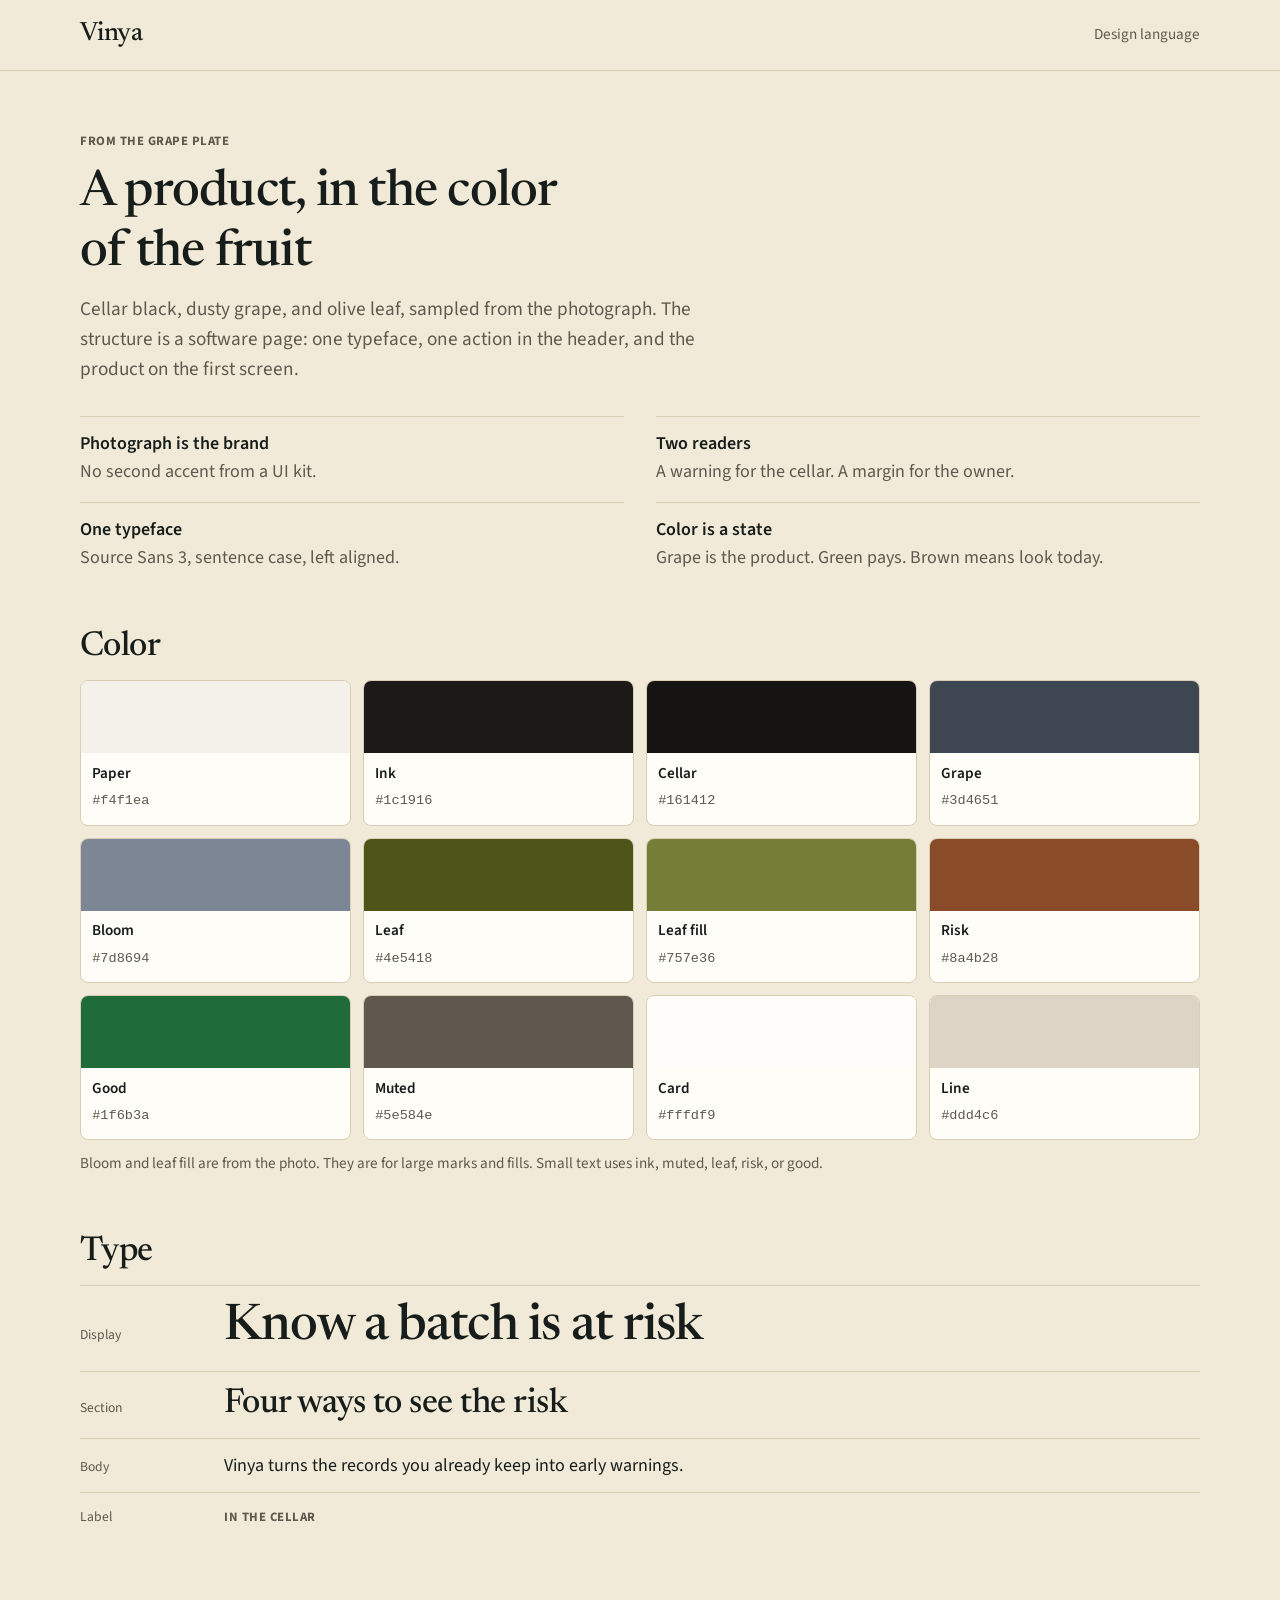
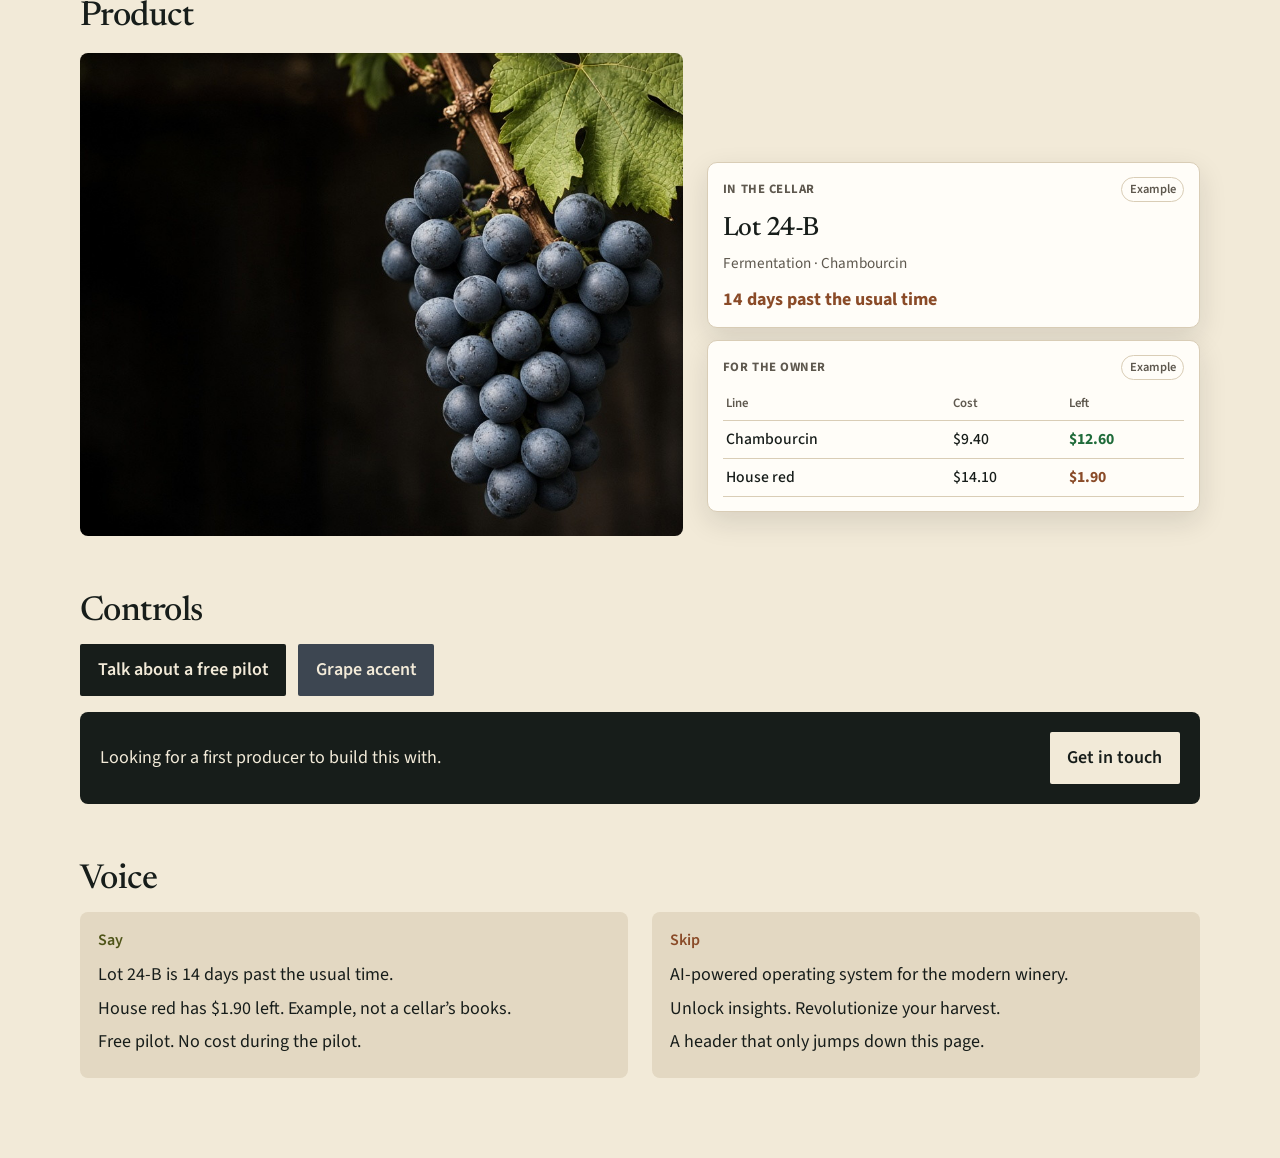
<file: design-preview.html>
<!DOCTYPE html>
<html lang="en">
<head>
  <meta charset="utf-8">
  <meta name="viewport" content="width=device-width, initial-scale=1">
  <title>Vinya design language</title>
  <link rel="preconnect" href="https://fonts.googleapis.com">
  <link rel="preconnect" href="https://fonts.gstatic.com" crossorigin>
  <link href="https://fonts.googleapis.com/css2?family=Newsreader:opsz,wght@6..72,400;6..72,500;6..72,600&family=Source+Sans+3:wght@400;600;700&display=swap" rel="stylesheet">
  <style>
    :root {
      --paper: #f2ead8;
      --paper-2: #e3d8c2;
      --card: #fffdf8;
      --ink: #171d1a;
      --muted: #5e584e;
      --line: #d9cdb6;
      --cellar: #171d1a;
      --grape: #3d4651;
      --grape-bloom: #7d8694;
      --leaf: #4e5418;
      --leaf-fill: #757e36;
      --risk: #8a4b28;
      --good: #1f6b3a;
      --serif: "Newsreader", "Iowan Old Style", Georgia, serif;
      --sans: "Source Sans 3", "Segoe UI", sans-serif;
    }
    * { box-sizing: border-box; }
    body {
      margin: 0;
      background: var(--paper);
      color: var(--ink);
      font-family: var(--sans);
      font-size: 1.125rem;
      line-height: 1.55;
    }
    a { color: inherit; }
    .top {
      display: flex;
      justify-content: space-between;
      align-items: center;
      padding: 0.9rem max(1.25rem, calc((100% - 1120px) / 2));
      border-bottom: 1px solid var(--line);
    }
    .mark { font-family: var(--serif); font-weight: 500; font-size: 1.65rem; letter-spacing: -0.02em; text-decoration: none; }
    .top span { color: var(--muted); font-size: 0.95rem; }
    main { width: min(1120px, calc(100% - 2.5rem)); margin: 0 auto; padding: 3rem 0 5rem; }
    h1 { font-family: var(--serif); font-weight: 500; font-size: clamp(2.15rem, 4vw, 3.15rem); letter-spacing: -0.015em; line-height: 1.18; max-width: 16ch; margin: 0 0 0.75rem; }
    h2 { font-family: var(--serif); font-weight: 500; font-size: clamp(1.7rem, 3vw, 2.15rem); letter-spacing: -0.015em; line-height: 1.18; margin: 3.5rem 0 0.75rem; }
    .lede { color: var(--muted); font-size: 1.2rem; max-width: 42rem; margin: 0 0 2rem; }
    .principles { display: grid; grid-template-columns: 1fr 1fr; gap: 1rem 2rem; margin: 0; padding: 0; list-style: none; }
    .principles li { border-top: 1px solid var(--line); padding-top: 0.8rem; }
    .principles strong { display: block; font-weight: 600; }
    .principles span { color: var(--muted); }
    .swatches { display: grid; grid-template-columns: repeat(4, 1fr); gap: 12px; }
    .swatch { border: 1px solid var(--line); border-radius: 8px; overflow: hidden; background: var(--card); }
    .chip { height: 72px; }
    .swatch p { margin: 0; padding: 0.55rem 0.7rem 0.7rem; }
    .swatch b { display: block; font-size: 0.95rem; font-weight: 600; }
    .swatch code { color: var(--muted); font-size: 0.85rem; }
    .note { color: var(--muted); font-size: 0.95rem; margin-top: 0.75rem; }
    .type-row { display: grid; grid-template-columns: 8rem 1fr; gap: 1rem; align-items: baseline; border-top: 1px solid var(--line); padding: 0.8rem 0; }
    .type-row span { color: var(--muted); font-size: 0.85rem; }
    .display { font-family: var(--serif); font-size: clamp(2.15rem, 4vw, 3.15rem); font-weight: 500; letter-spacing: -0.015em; line-height: 1.18; }
    .section { font-family: var(--serif); font-size: clamp(1.7rem, 3vw, 2.15rem); font-weight: 500; letter-spacing: -0.015em; line-height: 1.18; }
    .label { font-size: 0.8rem; font-weight: 700; letter-spacing: 0.04em; text-transform: uppercase; color: var(--muted); }
    .stage { margin-top: 1rem; display: grid; grid-template-columns: 1.1fr 0.9fr; gap: 1.5rem; align-items: end; }
    .photo {
      background: var(--cellar) url("plates/perfect.jpg") center 42% / cover no-repeat;
      aspect-ratio: 5 / 4;
      border-radius: 8px;
    }
    .stack { display: grid; gap: 0.75rem; margin-bottom: 1.5rem; }
    .shot {
      background: var(--card);
      border: 1px solid var(--line);
      border-radius: 10px;
      box-shadow: 0 10px 28px rgba(28, 25, 22, 0.12);
      padding: 0.9rem 0.95rem 0.85rem;
    }
    .shot-head { display: flex; justify-content: space-between; align-items: baseline; margin-bottom: 0.45rem; }
    .pill { font-size: 0.78rem; font-weight: 600; color: var(--muted); border: 1px solid var(--line); border-radius: 999px; padding: 0.1rem 0.45rem; }
    .lot { margin: 0; font-family: var(--serif); font-size: 1.65rem; font-weight: 500; letter-spacing: -0.02em; }
    .meta { margin: 0.15rem 0 0; color: var(--muted); font-size: 0.95rem; }
    .alert { margin: 0.6rem 0 0; color: var(--risk); font-weight: 700; }
    table { width: 100%; border-collapse: collapse; font-size: 0.98rem; margin-top: 0.4rem; }
    th, td { text-align: left; padding: 0.4rem 0.2rem; border-bottom: 1px solid var(--line); font-weight: 500; }
    th { color: var(--muted); font-size: 0.8rem; font-weight: 600; }
    td.good { color: var(--good); font-weight: 700; }
    td.thin { color: var(--risk); font-weight: 700; }
    .btns { display: flex; gap: 12px; flex-wrap: wrap; align-items: center; margin-top: 0.5rem; }
    .btn {
      display: inline-block;
      background: var(--ink);
      color: var(--paper);
      text-decoration: none;
      font-weight: 600;
      padding: 0.75rem 1.1rem;
      border-radius: 2px;
    }
    .btn.grape { background: var(--grape); }
    .btn.light { background: var(--paper); color: var(--ink); }
    .cellar-bar { background: var(--cellar); color: var(--paper); border-radius: 8px; padding: 1.25rem; display: flex; justify-content: space-between; align-items: center; gap: 1rem; }
    .voice { display: grid; grid-template-columns: 1fr 1fr; gap: 1.5rem; }
    .voice article { background: var(--paper-2); border-radius: 8px; padding: 1rem 1.1rem; }
    .voice h3 { margin: 0 0 0.5rem; font-size: 1rem; }
    .voice p { margin: 0.35rem 0; }
    .ok { color: var(--leaf); font-weight: 600; }
    .no { color: var(--risk); font-weight: 600; }
    @media (max-width: 860px) {
      .principles, .swatches, .stage, .voice { grid-template-columns: 1fr; }
      .swatches { grid-template-columns: 1fr 1fr; }
      .type-row { grid-template-columns: 1fr; }
    }
  </style>
</head>
<body>
  <header class="top">
    <a class="mark" href="index.html">Vinya</a>
    <span>Design language</span>
  </header>
  <main>
    <p class="label">From the grape plate</p>
    <h1>A product, in the color of the fruit</h1>
    <p class="lede">Cellar black, dusty grape, and olive leaf, sampled from the photograph. The structure is a software page: one typeface, one action in the header, and the product on the first screen.</p>

    <ol class="principles">
      <li><strong>Photograph is the brand</strong><span>No second accent from a UI kit.</span></li>
      <li><strong>Two readers</strong><span>A warning for the cellar. A margin for the owner.</span></li>
      <li><strong>One typeface</strong><span>Source Sans 3, sentence case, left aligned.</span></li>
      <li><strong>Color is a state</strong><span>Grape is the product. Green pays. Brown means look today.</span></li>
    </ol>

    <h2>Color</h2>
    <div class="swatches">
      <div class="swatch"><div class="chip" style="background:#f4f1ea"></div><p><b>Paper</b><code>#f4f1ea</code></p></div>
      <div class="swatch"><div class="chip" style="background:#1c1916"></div><p><b>Ink</b><code>#1c1916</code></p></div>
      <div class="swatch"><div class="chip" style="background:#161412"></div><p><b>Cellar</b><code>#161412</code></p></div>
      <div class="swatch"><div class="chip" style="background:#3d4651"></div><p><b>Grape</b><code>#3d4651</code></p></div>
      <div class="swatch"><div class="chip" style="background:#7d8694"></div><p><b>Bloom</b><code>#7d8694</code></p></div>
      <div class="swatch"><div class="chip" style="background:#4e5418"></div><p><b>Leaf</b><code>#4e5418</code></p></div>
      <div class="swatch"><div class="chip" style="background:#757e36"></div><p><b>Leaf fill</b><code>#757e36</code></p></div>
      <div class="swatch"><div class="chip" style="background:#8a4b28"></div><p><b>Risk</b><code>#8a4b28</code></p></div>
      <div class="swatch"><div class="chip" style="background:#1f6b3a"></div><p><b>Good</b><code>#1f6b3a</code></p></div>
      <div class="swatch"><div class="chip" style="background:#5e584e"></div><p><b>Muted</b><code>#5e584e</code></p></div>
      <div class="swatch"><div class="chip" style="background:#fffdf9"></div><p><b>Card</b><code>#fffdf9</code></p></div>
      <div class="swatch"><div class="chip" style="background:#ddd4c6"></div><p><b>Line</b><code>#ddd4c6</code></p></div>
    </div>
    <p class="note">Bloom and leaf fill are from the photo. They are for large marks and fills. Small text uses ink, muted, leaf, risk, or good.</p>

    <h2>Type</h2>
    <div class="type-row"><span>Display</span><p class="display" style="margin:0">Know a batch is at risk</p></div>
    <div class="type-row"><span>Section</span><p class="section" style="margin:0">Four ways to see the risk</p></div>
    <div class="type-row"><span>Body</span><p style="margin:0">Vinya turns the records you already keep into early warnings.</p></div>
    <div class="type-row"><span>Label</span><p class="label" style="margin:0">In the cellar</p></div>

    <h2>Product</h2>
    <div class="stage">
      <div class="photo" role="img" aria-label="Close-up of a ripe grape cluster"></div>
      <div class="stack">
        <article class="shot">
          <div class="shot-head"><p class="label" style="margin:0">In the cellar</p><span class="pill">Example</span></div>
          <p class="lot">Lot 24-B</p>
          <p class="meta">Fermentation · Chambourcin</p>
          <p class="alert">14 days past the usual time</p>
        </article>
        <article class="shot">
          <div class="shot-head"><p class="label" style="margin:0">For the owner</p><span class="pill">Example</span></div>
          <table>
            <thead><tr><th>Line</th><th>Cost</th><th>Left</th></tr></thead>
            <tbody>
              <tr><td>Chambourcin</td><td>$9.40</td><td class="good">$12.60</td></tr>
              <tr><td>House red</td><td>$14.10</td><td class="thin">$1.90</td></tr>
            </tbody>
          </table>
        </article>
      </div>
    </div>

    <h2>Controls</h2>
    <div class="btns">
      <a class="btn" href="index.html">Talk about a free pilot</a>
      <a class="btn grape" href="index.html">Grape accent</a>
    </div>
    <div class="cellar-bar" style="margin-top:1rem">
      <p style="margin:0">Looking for a first producer to build this with.</p>
      <a class="btn light" href="index.html">Get in touch</a>
    </div>

    <h2>Voice</h2>
    <div class="voice">
      <article>
        <h3 class="ok">Say</h3>
        <p>Lot 24-B is 14 days past the usual time.</p>
        <p>House red has $1.90 left. Example, not a cellar’s books.</p>
        <p>Free pilot. No cost during the pilot.</p>
      </article>
      <article>
        <h3 class="no">Skip</h3>
        <p>AI-powered operating system for the modern winery.</p>
        <p>Unlock insights. Revolutionize your harvest.</p>
        <p>A header that only jumps down this page.</p>
      </article>
    </div>
  </main>
</body>
</html>
</file>
<file: styles.css>
:root {
  --paper: #f2ead8;
  --paper-2: #e3d8c2;
  --ink: #171d1a;
  --muted: #5e584e;
  --line: #d9cdb6;
  --card: #fffdf8;
  --cellar: #171d1a;
  --grape: #3d4651;
  --grape-bloom: #7d8694;
  --leaf: #4e5418;
  --leaf-fill: #757e36;
  --risk: #8a4b28;
  --good: #1f6b3a;
  --thin: #8a4b28;
  --serif: "Newsreader", "Iowan Old Style", Georgia, serif;
  --sans: "Source Sans 3", "Segoe UI", sans-serif;
}

* { box-sizing: border-box; }

html { scroll-behavior: smooth; }

body {
  margin: 0;
  background: var(--paper);
  color: var(--ink);
  font-family: var(--sans);
  font-size: 1.125rem;
  line-height: 1.55;
  font-weight: 400;
  -webkit-font-smoothing: antialiased;
}

img { max-width: 100%; display: block; }

a { color: inherit; }

:focus-visible {
  outline: 2px solid var(--ink);
  outline-offset: 3px;
}

.skip {
  position: absolute;
  left: 1rem;
  top: -4rem;
  z-index: 5;
  background: var(--ink);
  color: var(--paper);
  padding: 0.5rem 0.75rem;
  text-decoration: none;
}

.skip:focus { top: 0.75rem; }

.sr {
  position: absolute;
  width: 1px;
  height: 1px;
  padding: 0;
  margin: -1px;
  overflow: hidden;
  clip: rect(0, 0, 0, 0);
  white-space: nowrap;
  border: 0;
}

.top {
  display: flex;
  align-items: center;
  justify-content: space-between;
  gap: 1rem;
  padding: 0.9rem max(1.25rem, calc((100% - 1120px) / 2));
  background: var(--paper);
  border-bottom: 1px solid var(--line);
  position: sticky;
  top: 0;
  z-index: 4;
}

.mark {
  font-family: var(--serif);
  font-weight: 500;
  font-size: 1.65rem;
  letter-spacing: -0.02em;
  text-decoration: none;
}

.top-actions {
  display: flex;
  align-items: center;
  justify-content: flex-end;
  flex-wrap: wrap;
  gap: 0.25rem 0.75rem;
}

.top-actions nav {
  display: flex;
  align-items: center;
}

.nav-text {
  display: inline-flex;
  align-items: center;
  min-height: 44px;
  padding: 0 0.35rem;
  font-family: var(--sans);
  font-weight: 600;
  font-size: 1rem;
  color: var(--muted);
  text-decoration: none;
}

.nav-text:hover { text-decoration: underline; }

.nav-text[aria-current="page"] {
  color: var(--ink);
  text-decoration: none;
}

.btn {
  display: inline-block;
  background: var(--ink);
  color: var(--paper);
  text-decoration: none;
  font-weight: 600;
  font-size: 1.05rem;
  padding: 0.75rem 1.1rem;
  border-radius: 2px;
}

.btn:hover { background: #2c3833; }

.btn-small {
  font-size: 1rem;
  padding: 0.55rem 0.9rem;
}

.btn-light {
  background: var(--paper);
  color: var(--ink);
}

.btn-light:hover { background: #fff; }

.hero {
  display: grid;
  grid-template-columns: minmax(17rem, 0.85fr) 1.2fr;
  gap: clamp(1.5rem, 4vw, 3.5rem);
  align-items: start;
  width: min(1120px, calc(100% - 2.5rem));
  margin: 0 auto;
  padding: clamp(2rem, 5vw, 3.5rem) 0 clamp(3rem, 6vw, 4.5rem);
}

.kicker {
  margin: 0 0 0.75rem;
  color: var(--muted);
  font-size: 0.95rem;
  font-weight: 600;
}

h1, h2, h3, p { margin-top: 0; }

h1, h2 {
  font-family: var(--serif);
  font-weight: 500;
  font-optical-sizing: auto;
  letter-spacing: -0.015em;
  line-height: 1.18;
}

h3 {
  font-weight: 600;
  letter-spacing: -0.02em;
  line-height: 1.25;
}

h1 {
  font-size: clamp(2.15rem, 4vw, 3.15rem);
  max-width: 16ch;
  margin-bottom: 0.9rem;
}

h2 {
  font-size: clamp(1.7rem, 3vw, 2.15rem);
  max-width: 22ch;
  margin-bottom: 0.75rem;
}

h3 {
  font-size: 1.2rem;
  margin-bottom: 0.3rem;
}

.lede, .prose {
  color: var(--muted);
  max-width: 42rem;
}

.lede { font-size: 1.2rem; margin-bottom: 1.4rem; }

.stage { position: relative; }

.grapes {
  width: 100%;
  height: auto;
  aspect-ratio: 5 / 4;
  object-fit: cover;
  object-position: 68% 45%;
  border-radius: 8px;
  background: var(--cellar);
}

.shots {
  display: grid;
  grid-template-columns: 1fr 1.05fr;
  gap: 0.75rem;
  margin-top: -7.5rem;
  padding: 0 0.4rem 0 0.85rem;
  position: relative;
  z-index: 1;
}

.shot {
  background: var(--card);
  border: 1px solid var(--line);
  border-radius: 10px;
  box-shadow: 0 10px 28px rgba(28, 25, 22, 0.12);
  padding: 0.9rem 0.95rem 0.85rem;
}

.shot-owner { margin-top: 1.6rem; }

.shot-head {
  display: flex;
  justify-content: space-between;
  align-items: baseline;
  gap: 0.5rem;
  margin-bottom: 0.55rem;
}

.shot-who {
  margin: 0;
  font-size: 0.82rem;
  font-weight: 700;
  letter-spacing: 0.04em;
  text-transform: uppercase;
  color: var(--muted);
}

.shot-tag {
  margin: 0;
  font-size: 0.78rem;
  font-weight: 600;
  color: var(--muted);
  border: 1px solid var(--line);
  border-radius: 999px;
  padding: 0.1rem 0.45rem;
}

.shot-lot {
  margin: 0;
  font-family: var(--serif);
  font-size: 1.65rem;
  font-weight: 500;
  letter-spacing: -0.02em;
}

.shot-meta, .shot-foot, .shot-title {
  margin: 0.15rem 0 0;
  color: var(--muted);
  font-size: 0.95rem;
}

.shot-alert {
  margin: 0.65rem 0 0.45rem;
  color: var(--risk);
  font-weight: 700;
  font-size: 1rem;
}

.bar {
  position: relative;
  height: 4px;
  background: var(--paper-2);
  border-radius: 99px;
  margin: 0.35rem 0 0.7rem;
}

.bar-fill {
  position: absolute;
  left: 0;
  top: 0;
  height: 100%;
  width: 64%;
  background: var(--ink);
  border-radius: inherit;
}

.bar-dot {
  position: absolute;
  left: 64%;
  top: 50%;
  width: 0.7rem;
  height: 0.7rem;
  border-radius: 50%;
  background: var(--risk);
  transform: translate(-50%, -50%);
  box-shadow: 0 0 0 3px var(--card);
}

.shot-title {
  color: var(--ink);
  font-weight: 700;
  margin-bottom: 0.55rem;
}

table {
  width: 100%;
  border-collapse: collapse;
  font-size: 0.98rem;
}

th, td {
  text-align: left;
  padding: 0.4rem 0.2rem;
  border-bottom: 1px solid var(--line);
  font-weight: 500;
}

thead th {
  color: var(--muted);
  font-size: 0.8rem;
  font-weight: 600;
}

td.good { color: var(--good); font-weight: 700; }
td.thin { color: var(--thin); font-weight: 700; }

.shot-foot { margin-top: 0.65rem; }

.wrap {
  width: min(1120px, calc(100% - 2.5rem));
  margin: 0 auto;
}

.band { padding: clamp(3rem, 7vw, 5rem) 0; }

.band-quiet { background: var(--paper-2); }

.stats {
  display: grid;
  grid-template-columns: repeat(3, 1fr);
  gap: 1.5rem;
  margin-top: 2rem;
  padding-top: 1.25rem;
  border-top: 1px solid var(--line);
}

.num {
  margin: 0 0 0.35rem;
  font-size: 1.85rem;
  font-weight: 700;
  letter-spacing: -0.03em;
}

.stats p:last-child {
  margin: 0;
  color: var(--muted);
  font-size: 0.98rem;
  max-width: 34ch;
}

.modules {
  list-style: none;
  margin: 1.5rem 0 0;
  padding: 0;
}

.modules li {
  display: grid;
  grid-template-columns: minmax(12rem, 18rem) 1fr;
  gap: 1rem 2rem;
  padding: 1.1rem 0;
  border-top: 1px solid var(--line);
}

.modules li:last-child { border-bottom: 1px solid var(--line); }

.modules p { margin: 0; color: var(--muted); }

.split {
  display: grid;
  grid-template-columns: 1fr 1fr;
  gap: clamp(2rem, 5vw, 4rem);
}

.steps {
  margin: 0.5rem 0 0;
  padding: 0 0 0 1.2rem;
  color: var(--muted);
}

.steps li { margin: 0.7rem 0; padding-left: 0.25rem; }

.name {
  margin: 0 0 0.4rem;
  font-family: var(--serif);
  font-size: 1.55rem;
  font-weight: 500;
}

.creds {
  color: var(--muted);
  font-size: 0.98rem;
}

.close {
  background: var(--cellar);
  color: var(--paper);
  padding: clamp(3.5rem, 8vw, 5.5rem) 0;
}

.close .lede { color: #d9d3c7; }

.colophon {
  margin: 3rem 0 0;
  color: #b7b1a6;
  font-size: 0.95rem;
}

@media (max-width: 860px) {
  .hero, .split, .stats, .modules li {
    grid-template-columns: 1fr;
  }

  .hero-copy, .stage, .shots { min-width: 0; }

  .grapes { max-width: 100%; }

  .shots {
    grid-template-columns: 1fr;
    margin-top: 0.85rem;
    padding: 0;
  }

  .shot-owner { margin-top: 0; }

  h1 { max-width: 18ch; }
}

@media (prefers-reduced-motion: reduce) {
  html { scroll-behavior: auto; }
}
</file>
<file: solutions.css>
#at-risk,
#report {
  scroll-margin-top: 5rem;
}

/* 1. Hero measure — override homepage h1 max-width */
#hero-title {
  max-width: 42rem;
}

@media (max-width: 860px) {
  #hero-title {
    max-width: 42rem;
  }
}

/* 2. Solution 1 dominant headline */
#at-risk h2 {
  font-size: clamp(2.15rem, 4vw, 3.15rem);
  max-width: 12em;
  line-height: 1.18;
  font-family: var(--serif);
  font-weight: 500;
}

#margin,
#tasting {
  padding-top: 48px;
  padding-bottom: 48px;
}

/* 3. Stats beside copy on wide screens */
#at-risk .at-risk-body {
  display: grid;
  grid-template-columns: minmax(0, 42rem) 1fr;
  gap: clamp(1.5rem, 4vw, 3rem);
  align-items: start;
}

#at-risk .at-risk-copy {
  max-width: 42rem;
}

#at-risk .stats {
  border-top: none;
  margin-top: 0;
  padding-top: 0;
  grid-template-columns: 1fr;
}

.num-risk {
  color: var(--risk);
}

.num-good {
  color: var(--good);
}

#at-risk .at-risk-copy .cta-row {
  margin-top: 1.5rem;
}

.cta-row {
  display: flex;
  flex-wrap: wrap;
  align-items: center;
  gap: 0.75rem 1.25rem;
}

.text-link {
  display: inline-flex;
  align-items: center;
  min-height: 44px;
  padding: 0;
  border: 0;
  background: none;
  font-family: var(--sans);
  font-weight: 600;
  font-size: 1.05rem;
  color: var(--ink);
  text-decoration: underline;
  text-underline-offset: 0.18em;
  cursor: pointer;
}

.points {
  margin: 1rem 0 1.5rem;
  padding: 0 0 0 1.2rem;
  color: var(--muted);
  max-width: 42rem;
}

.points li { margin: 0.7rem 0; }

.fine {
  margin: 0.75rem 0 0;
  color: var(--muted);
  font-size: 0.98rem;
  max-width: 42rem;
}

/* 4. Comparison band as aside */
.band-quiet {
  padding: 32px 0;
}

#compare-title {
  font-family: var(--sans);
  font-size: 1.2rem;
  font-weight: 600;
  color: var(--ink);
  max-width: 42rem;
}

.band-next { border-top: 1px solid var(--line); }

/* 5. Preview — flat card, no bubble chrome */
.preview {
  max-width: 28rem;
  margin-top: 1rem;
  padding: 1rem;
  background: var(--card);
  border: 1px solid var(--line);
  border-radius: 10px;
  font-family: var(--sans);
}

.preview:focus {
  outline: 2px solid var(--ink);
  outline-offset: 3px;
}

.preview-label {
  margin: 0 0 0.75rem;
  font-family: var(--sans);
  font-size: 0.8rem;
  font-weight: 700;
  letter-spacing: 0.04em;
  text-transform: uppercase;
  color: var(--muted);
}

.bubble {
  margin: 0;
  padding: 0;
  background: none;
  border: none;
  border-radius: 0;
}

.bubble + .bubble {
  margin-top: 0.75rem;
  padding-top: 0.75rem;
  border-top: 1px solid var(--line);
}

/* 6. Form labels */
.report-form .field label,
.choices legend {
  font-family: var(--sans);
  font-size: 0.8rem;
  text-transform: uppercase;
  letter-spacing: 0.04em;
  font-weight: 700;
  color: var(--muted);
}

.report-form {
  display: grid;
  gap: 1rem;
  max-width: 28rem;
}

.field {
  display: grid;
  gap: 0.5rem;
}

.report-form input[type="text"],
.report-form input[type="email"],
.report-form input[type="url"] {
  width: 100%;
  padding: 0.7rem 0.75rem;
  font: inherit;
  color: var(--ink);
  background: var(--card);
  border: 1px solid var(--line);
  border-radius: 2px;
}

.report-form input:user-invalid { border-color: var(--risk); }

.choices {
  margin: 0;
  padding: 0;
  border: 0;
  display: grid;
  gap: 0.5rem;
}

.choices label {
  display: flex;
  align-items: center;
  gap: 0.5rem;
  min-height: 44px;
  font-family: var(--sans);
  font-size: 1rem;
  font-weight: 400;
  text-transform: none;
  letter-spacing: normal;
  color: var(--ink);
}

.hp {
  position: absolute;
  left: -10000px;
  width: 1px;
  height: 1px;
  overflow: hidden;
}

button.btn {
  border: 0;
  font-family: var(--sans);
  cursor: pointer;
}

button.btn:disabled,
button.btn:disabled:hover {
  cursor: default;
  background: var(--muted);
}

.form-status {
  margin: 0;
  color: var(--risk);
}

.form-done {
  margin: 0;
  max-width: 42rem;
}

/* 7. Phone header — hide Solutions nav link */
@media (max-width: 860px) {
  #at-risk .at-risk-body {
    grid-template-columns: 1fr;
  }

  .top-actions nav {
    display: none;
  }
}
</file>
